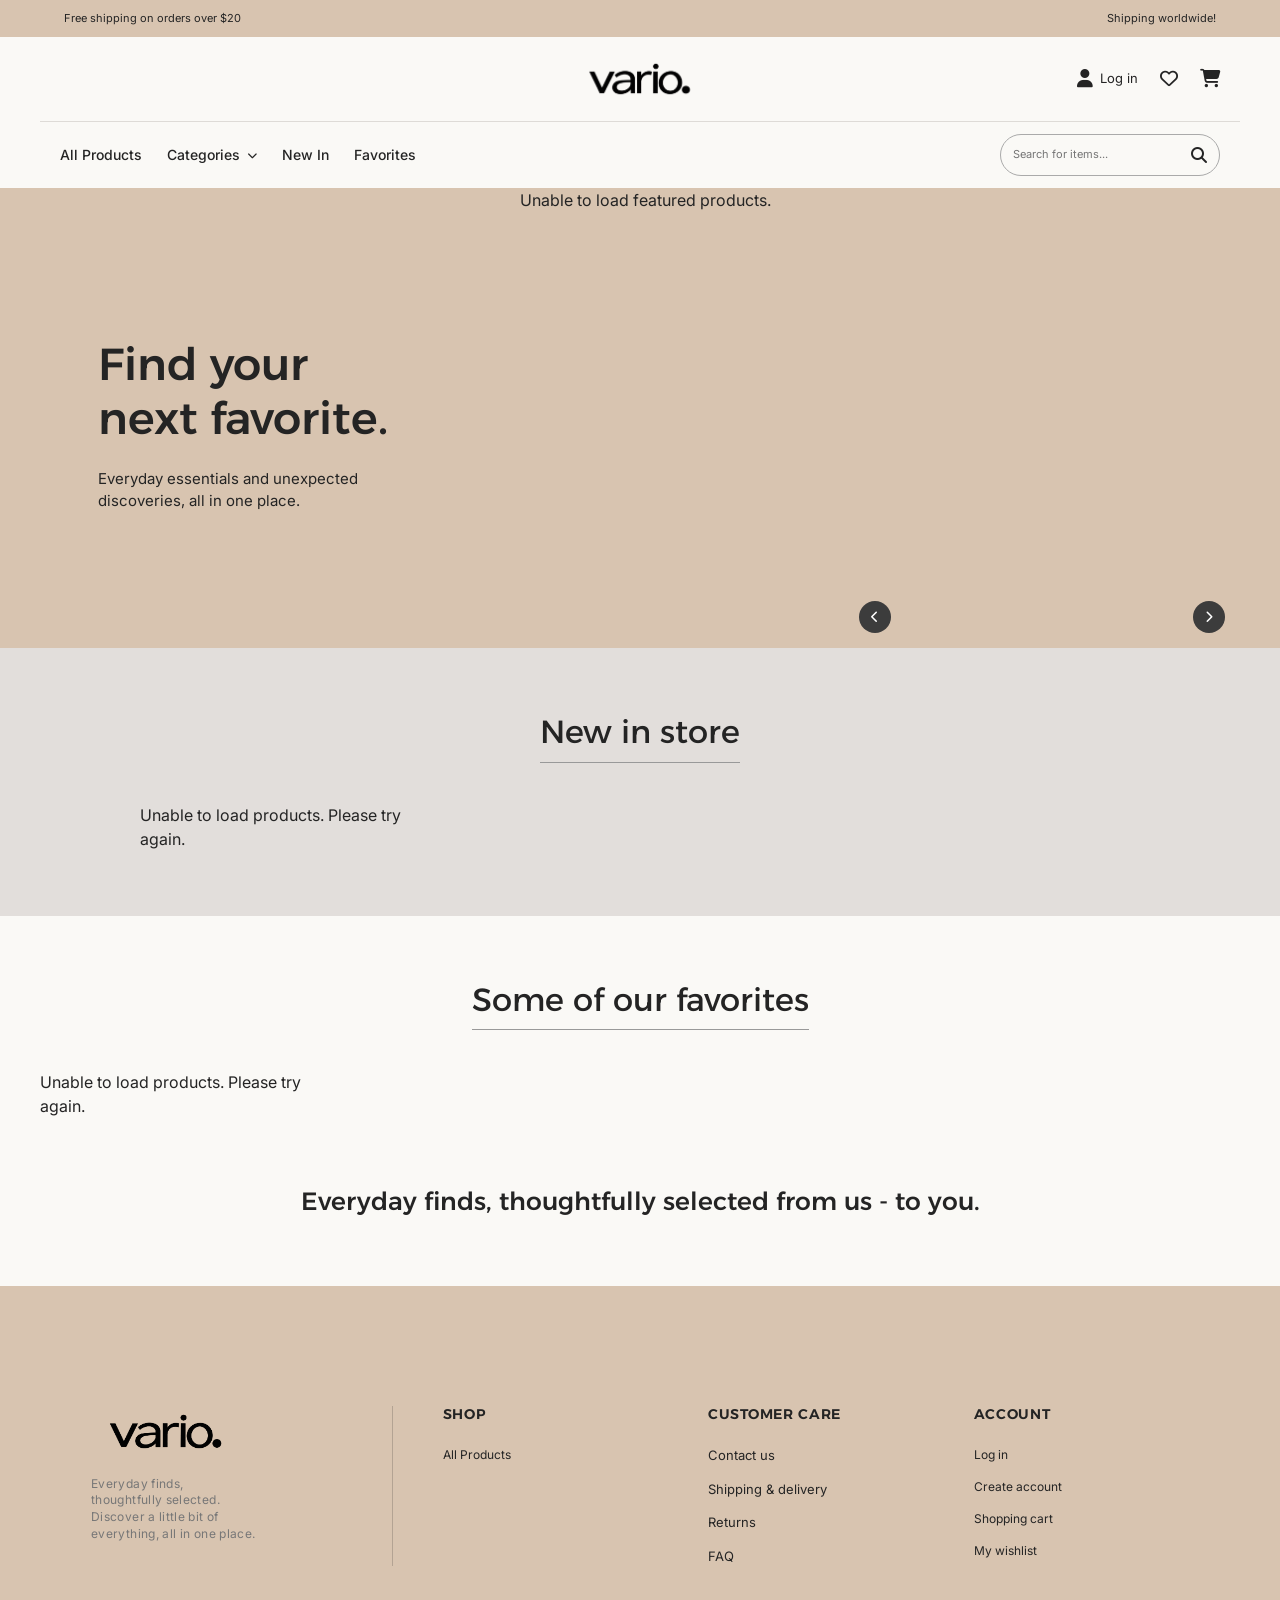
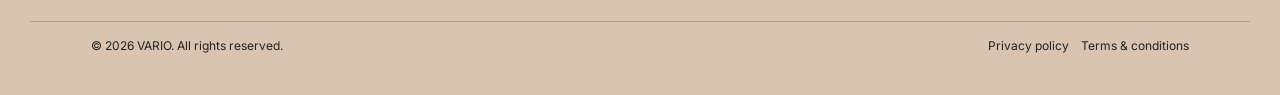
<file: index.html>
<!DOCTYPE html>
<html lang="en">

<head>
    <meta charset="UTF-8">
    <meta name="viewport" content="width=device-width, initial-scale=1.0">
    <meta name="description" content="Discover your next favorite at VARIO">
    <title>VARIO | Find Your Next Favorite</title>
    <link rel="icon" type="image/png" href="./img/FAV-vario.png">

    <link rel="preconnect" href="https://fonts.googleapis.com">
    <link rel="preconnect" href="https://fonts.gstatic.com" crossorigin>
    <link href="https://fonts.googleapis.com/css2?family=Alexandria:wght@300;400;500;600;700&family=Inter:wght@400;500;600;700&display=swap" rel="stylesheet">


    <link rel="stylesheet" href="./shared/global.css">
    <link rel="stylesheet" href="./styles.css">
    <link rel="stylesheet" href="./shared/fast-cart.css">
    <link rel="stylesheet" href="https://cdnjs.cloudflare.com/ajax/libs/font-awesome/6.5.1/css/all.min.css">
</head>

<body>

    <!-- Header -->
    <header>

        <div class="announcement-bar">
            <span>Free shipping on orders over $20</span>
            <span>Shipping worldwide!</span>
        </div>

        <div class="header-main">

            <a href="./index.html" class="logo">
                <img src="./img/vario.png" alt="VARIO logo">
            </a>

            <div class="header-actions">

                <a href="./account/login.html"
                   id="account-link"
                   aria-label="Log in">
                    <i class="fa-solid fa-user" aria-hidden="true"></i>
                    <span>Log in</span>
                </a>

                <a href="./wishlist/index.html" id="wishlist-btn" aria-label="Wishlist">
                    <i class="fa-regular fa-heart" aria-hidden="true"></i>
                </a>

                <button type="button" id="cart-btn" aria-label="Cart">
                    <i class="fa-solid fa-cart-shopping" aria-hidden="true"></i>
                    <span id="cart-count" class="cart-count" hidden>0</span>
                </button>

            </div>
        </div>

        <!-- Navigation -->
        <nav class="main-navigation" aria-label="Main navigation">

            <div class="nav-links">

                <a href="./products/index.html">All Products</a>

                <div class="categories-dropdown">

                    <button type="button" id="categories-btn" aria-expanded="false" aria-controls="categories"> Categories
                        <i class="fa-solid fa-chevron-down" aria-hidden="true"></i>
                    </button>

                    <div id="categories" class="categories-menu" hidden> </div>
                </div>

                <a href="#new-products">New In</a>
                <a href="#favorites">Favorites</a>

            </div>

            <form class="search-form" action="./products/index.html" method="get" role="search">

                <input type="search" name="search" placeholder="Search for items..." aria-label="Search products">

                <button type="submit" aria-label="Search">
                    <i class="fa-solid fa-magnifying-glass" aria-hidden="true"></i>
                </button>
            </form>
        </nav>
    </header>

    <main>

        <!-- Hero & carousel -->
        <section class="hero">

            <div class="hero-inner">
            <div class="hero-text">
                <h1>Find your<br>next favorite.</h1>
                <p>
                    Everyday essentials and unexpected
                    discoveries, all in one place.
                </p>
            </div>

            <div class="carousel">
                <div id="carousel-content"></div>

                <div class="carousel-controls">
                    <button type="button" id="prev-btn" aria-label="Previous product">
                        <i class="fa-solid fa-chevron-left" aria-hidden="true"></i>
                    </button>

                    <button type="button" id="next-btn" aria-label="Next product">
                        <i class="fa-solid fa-chevron-right" aria-hidden="true"></i>
                    </button>
                </div>

                <div id="carousel-dots"></div>
            </div>
        </div>
        </section>

        <!-- New Products -->
        <section class="new-products-section" id="new-products">

            <div class="section-header">
                <h2>New in store</h2>
            </div>

            <div id="new-products-grid" class="product-grid"></div>

        </section>

        <!-- Favorites -->
        <section class="favorites-section" id="favorites">

            <div class="section-header">
                <h2>Some of our favorites</h2>
            </div>

            <div id="favorites-grid" class="product-grid"></div>

            <p class="favorites-message">
                Everyday finds, thoughtfully selected from us - to you.
            </p>
        </section>
    </main>

    <!-- Footer -->
    <footer>

        <div class="footer-content">

            <div class="footer-brand">
                <a href="./index.html">
                    <img src="./img/vario.png" alt="VARIO logo">
                </a>
                <p>
                    Everyday finds,<br>
                    thoughtfully selected.<br>
                    Discover a little bit of<br>
                    everything, all in one place.
                </p>
            </div>

            <div class="footer-column">
                <h3>SHOP</h3>
                <a href="./products/index.html">All Products</a>
                <div id="footer-categories"></div>
            </div>

            <div class="footer-column">
                <h3>CUSTOMER CARE</h3>
                <span>Contact us</span>
                <span>Shipping & delivery</span>
                <span>Returns</span>
                <span>FAQ</span>
            </div>

            <div class="footer-column">
                <h3>ACCOUNT</h3>
                <a href="./account/login.html" id="footer-account-link">Log in</a>
                <a href="./account/register.html">Create account</a>
                <a href="./cart/index.html">Shopping cart</a>
                <a href="./wishlist/index.html">My wishlist</a>
            </div>

        </div>

        <div class="footer-bottom">
            <p>&copy; 2026 VARIO. All rights reserved.</p>
            <p>Privacy policy &nbsp;&nbsp; Terms & conditions</p>
        </div>

    </footer>

    <script type="module" src="./script.js"></script>

</body>
</html>
</file>
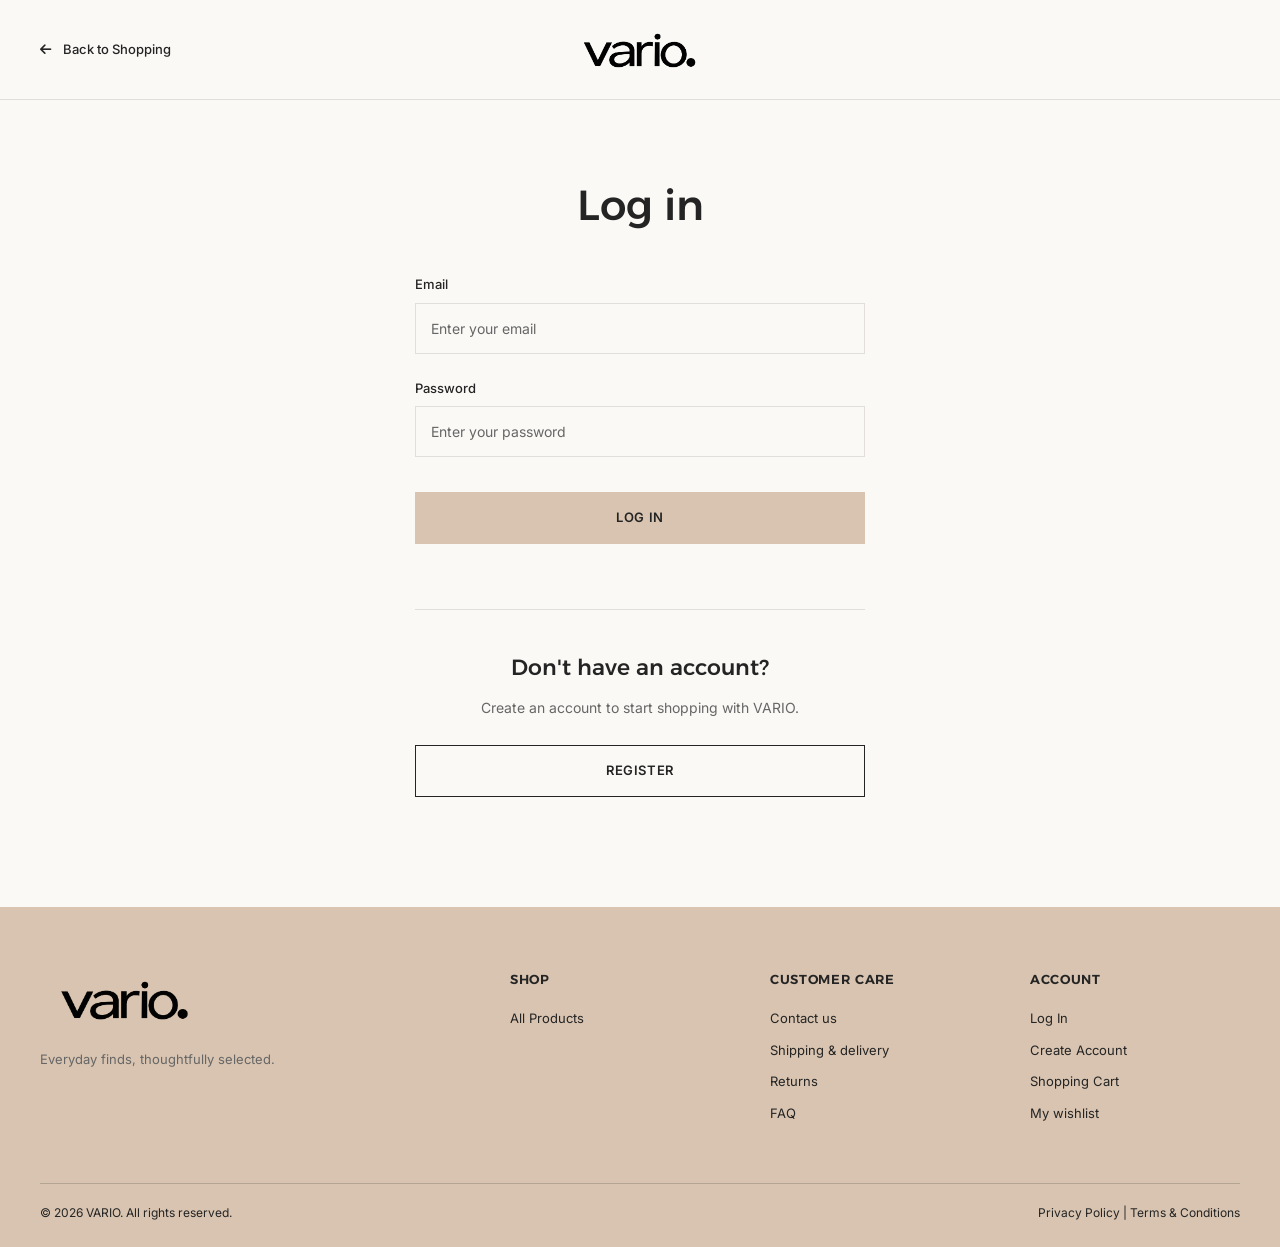
<file: account/index.html>
<!DOCTYPE html>
<html lang="en">

<head>
    <meta charset="UTF-8">
    <meta name="viewport" content="width=device-width, initial-scale=1.0">
    <meta name="description" content="Your VARIO account">
    <title>My Account | VARIO</title>
    <link rel="icon" type="image/png" href="../img/FAV-vario.png">

    <link rel="stylesheet" href="../shared/global.css">
    <link rel="stylesheet"
          href="https://cdnjs.cloudflare.com/ajax/libs/font-awesome/6.5.1/css/all.min.css">

    <style>
        .account-placeholder {
            display: flex;
            flex-direction: column;
            align-items: center;
            justify-content: center;
            min-height: 75vh;
            padding: 40px 20px;
            text-align: center;
        }

        .account-placeholder h1 {
            margin-bottom: 20px;
            font-family: var(--font-heading);
            font-size: clamp(28px, 5vw, 42px);
            font-weight: 500;
        }

        .account-placeholder p {
            max-width: 450px;
            margin-bottom: 35px;
            color: var(--color-text-light);
            font-family: var(--font-primary);
            font-size: 15px;
            line-height: 1.8;
        }

        .back-home-btn {
            display: inline-flex;
            align-items: center;
            justify-content: center;
            gap: 12px;
            min-width: 200px;
            padding: 15px 25px;
            background-color: var(--color-text);
            color: #fff;
            font-family: var(--font-primary);
            font-size: 13px;
            font-weight: 500;
            text-decoration: none;
            transition: background-color 0.2s ease;
        }

        .back-home-btn:hover {
            background-color: var(--color-beige);
            color: var(--color-text);
        }

        .logout-button {
            margin-top: 20px;
            padding: 10px 20px;
            border: none;
            background: transparent;
            color: var(--color-text-light);
            font-family: var(--font-primary);
            font-size: 13px;
            text-decoration: underline;
            text-underline-offset: 4px;
            cursor: pointer;
            transition: color 0.2s ease;
        }

        .logout-button:hover {
            color: var(--color-text);
        }
    </style>
</head>

<body>
    <main>
        <section class="account-placeholder">

            <h1>Something is coming.</h1>

            <p>
                We're currently working on your account page.
                Check back soon!
            </p>

            <a href="../index.html" class="back-home-btn">
                <i class="fa-solid fa-arrow-left" aria-hidden="true"></i>
                Back to Home
            </a>

            <button type="button" id="logout-btn" class="logout-button">
                Log out
            </button>

        </section>
    </main>

   <script type="module">
    import { isLoggedIn, logout } from "../shared/auth.js";

    if (!isLoggedIn()) {
        window.location.replace("./login.html");
    } else {
        const logoutButton = document.getElementById("logout-btn");

        logoutButton.addEventListener("click", () => {
            logout();
            window.location.href = "../index.html";
        });
    }
</script>

</body>
</html>
</file>
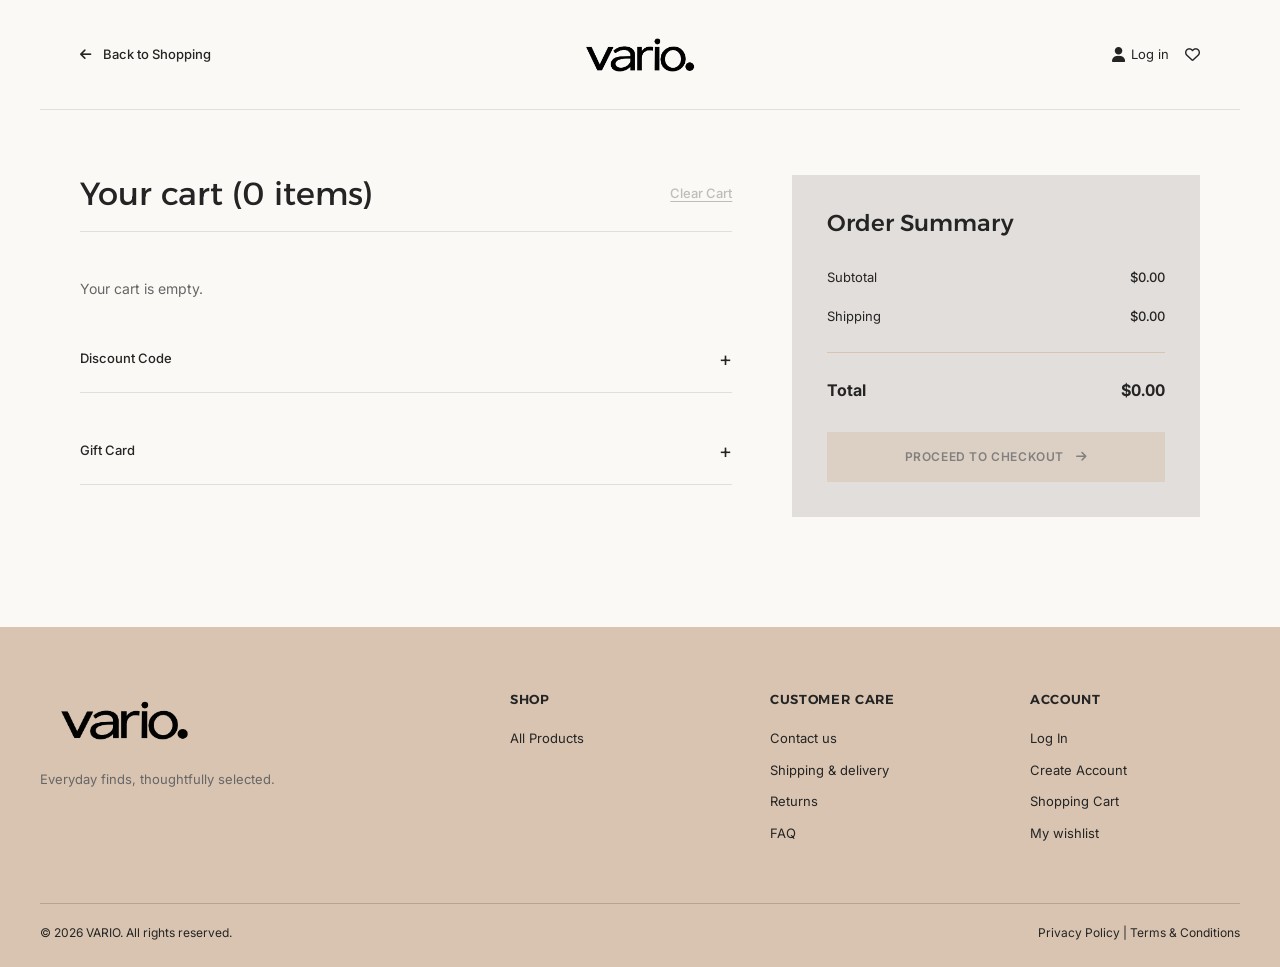
<file: cart/index.html>
<!DOCTYPE html>
<html lang="en">

<head>
    <meta charset="UTF-8">
    <meta name="viewport" content="width=device-width, initial-scale=1.0">
    <meta name="description" content="View your shopping cart and manage items before checkout.">
    <title>Shopping Cart | VARIO</title>
    <link rel="icon" type="image/png" href="../img/FAV-vario.png">

    <link rel="stylesheet" href="../shared/global.css">
    <link rel="stylesheet" href="./cart.css">
    <link rel="stylesheet" href="https://cdnjs.cloudflare.com/ajax/libs/font-awesome/6.5.1/css/all.min.css">
    </head>

    <body>

    <!-- Header -->
         <header class="cart-header">

            <a href="../products/index.html" class="back-link">
                <i class="fa-solid fa-arrow-left" aria-hidden="true"></i>
                <span>Back to Shopping</span>   
            </a>

            <a href="../index.html" class="logo">
                <img src="../img/vario.png" alt="VARIO logo">
            </a>

            <div class="cart-header-actions">
            <a href="../account/login.html" id="account-link" class="account-link" aria-label="Log in">
                <i class="fa-solid fa-user" aria-hidden="true"></i>
                <span>Log in</span>
            </a>

            <a href="../wishlist/index.html" class="wishlist-btn" aria-label="Wishlist">
                <i class="fa-regular fa-heart" aria-hidden="true"></i>
            </a>
            </div>
         </header>

<!-- Main -->
<main class="cart-page">
    <div class="cart-layout">

        <!-- Cart items -->
        <section class="cart-products" aria-label="Cart items">
            <div class="cart-products-header">
            <h1>Your cart (<span id="cart-item-count">0 items</span>)</h1>
         
            <button type="button" id="clear-cart" class="clear-cart">
                Clear Cart
            </button>
         </div>

            <div id="cart-items"></div>
            <p id="cart-message" role="status" aria-live="polite"></p>

<!-- Discount code -->
 <details class="discount-section">
    <summary>
        <span>Discount Code</span>
    </summary>

    <div class="discount-content">
        <label for="discount-code">Enter discount code</label>
        <input type="text" id="discount-code" placeholder="Discount code">
        <button type="button" id="apply-discount">Apply</button>
    </div>
 </details>

 <!-- Gift card -->
  <details class="giftcard-section">
    <summary>
        Gift Card
    </summary>

    <div class="giftcard-content">
        <label for="giftcard-code">Enter gift card code</label>
        <input type="text" id="giftcard-code" placeholder="Gift card code">
        <button type="button" id="apply-giftcard">Apply</button>
    </div>
  </details>

</section>

<!-- Order summary -->
 <aside class="order-summary">
    <h2>Order Summary</h2>
    
    <div class="summary-row">
        <span>Subtotal</span>
        <span id="cart-subtotal">$0.00</span>
    </div>

    <div class="summary-row">
        <span>Shipping</span>
        <span id="cart-shipping">$0.00</span>
    </div>

    <div class="summary-row summary-total">
        <strong>Total</strong>
        <strong id="cart-total">$0.00</strong>
    </div>

    <a href="../checkout/index.html" id="checkout-btn" class="primary-button" aria-disabled="true" tabindex="-1">
        Proceed to Checkout
        <i class="fa-solid fa-arrow-right" aria-hidden="true"></i>
    </a>
 </aside>
</div>    
</main>

<!-- Footer -->
 <footer>
<div class="footer-content">

    <div class="footer-brand">
        <a href="../index.html">
            <img src="../img/vario.png" alt="VARIO logo">
        </a>
        <p>Everyday finds, thoughtfully selected.</p>
    </div>

    <div class="footer-column">
        <h3>SHOP</h3>
        <a href="../products/index.html">All Products</a>
        <div id="footer-categories"></div>
    </div>

      <div class="footer-column">
                <h3>CUSTOMER CARE</h3>
                <span>Contact us</span>
                <span>Shipping & delivery</span>
                <span>Returns</span>
                <span>FAQ</span>
            </div>

    <div class="footer-column">
        <h3>ACCOUNT</h3>
        <a href="../account/login.html" id="footer-account-link">Log In</a>
        <a href="../account/register.html">Create Account</a>
        <a href="./index.html">Shopping Cart</a>
        <a href="../wishlist/index.html">My wishlist</a>
    </div>
</div>

<div class="footer-bottom">
    <p>&copy; 2026 VARIO. All rights reserved.</p>
    <p>Privacy Policy | Terms & Conditions</p>
</div>
</footer>

<script src="./cart.js" type="module"></script>
</body>
</html>
</file>
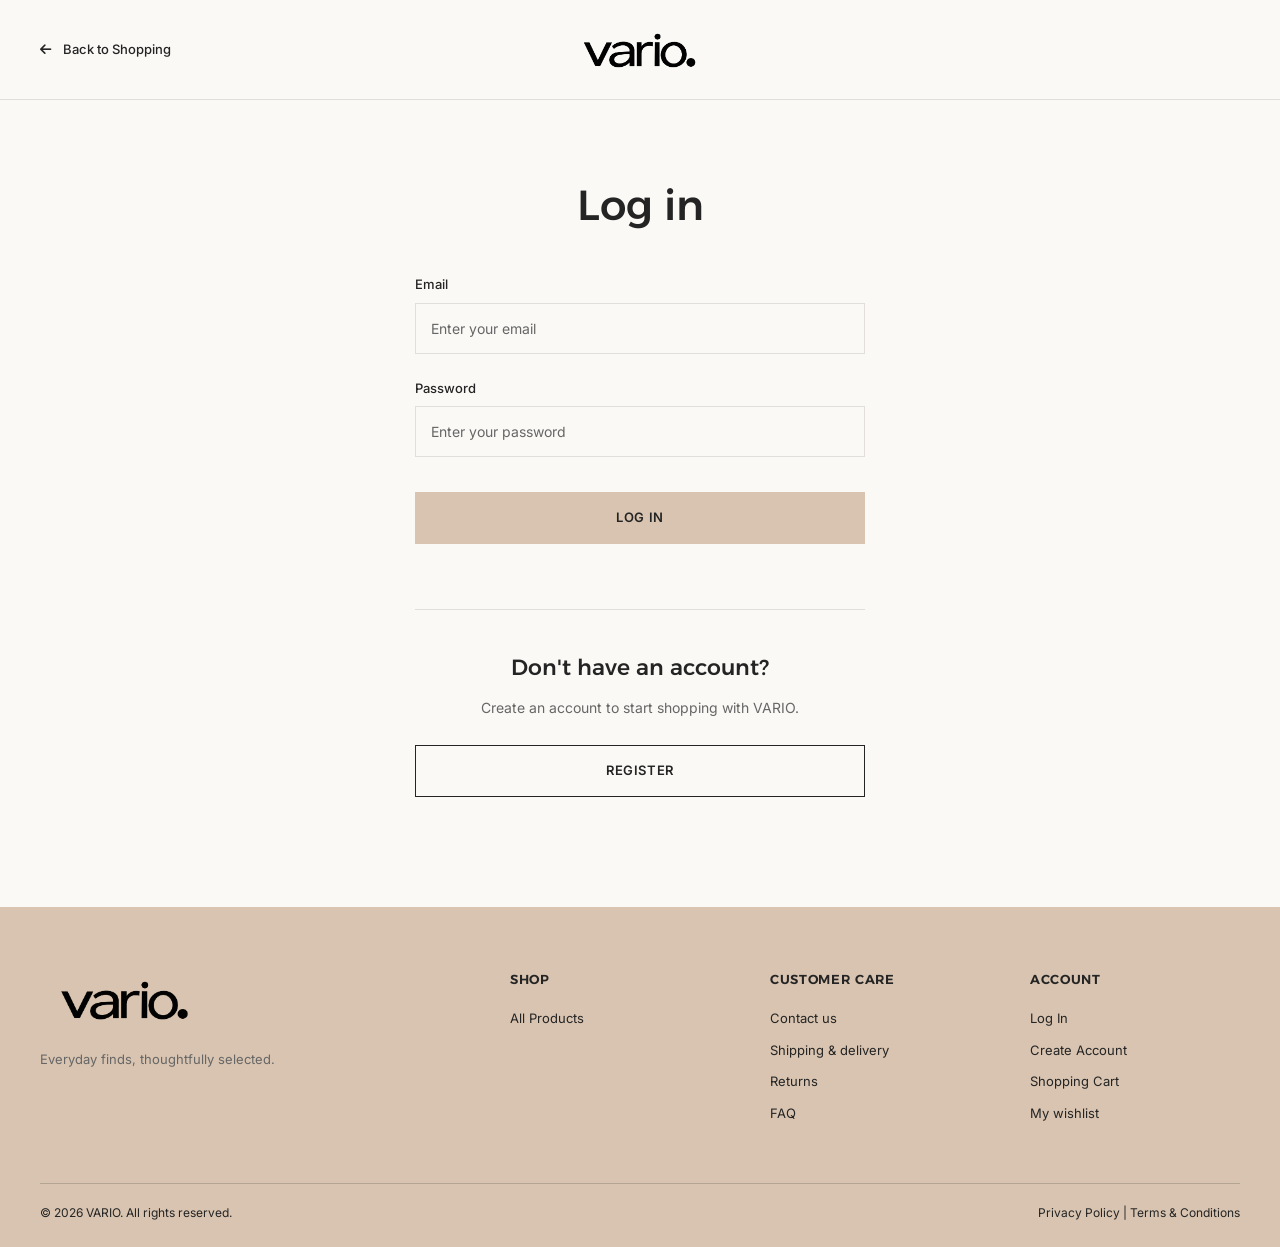
<file: checkout/index.html>
<!DOCTYPE html>
<html lang="en">

<head>
    <meta charset="UTF-8">
    <meta name="viewport" content="width=device-width, initial-scale=1.0">
    <meta name="description" content="Complete your purchase and review your order details.">
    <title>Checkout | VARIO</title>
    <link rel="icon" type="image/png" href="../img/FAV-vario.png">

    <link rel="stylesheet" href="../shared/global.css">
    <link rel="stylesheet" href="./checkout.css">
    <link rel="stylesheet" href="https://cdnjs.cloudflare.com/ajax/libs/font-awesome/6.5.1/css/all.min.css">

    </head>

    <body>

        <!-- Header -->
         <header class="checkout-header">

            <a href="../products/index.html" class="back-link">
                <i class="fa-solid fa-arrow-left" aria-hidden="true"></i>
                Back to Shopping    
            </a>

            <a href="../index.html" class="logo">
                <img src="../img/vario.png" alt="VARIO logo">
            </a>
            
            <div class="checkout-header-actions">

            <a href="../account/login.html" id="account-link" class="account-link" aria-label="Log in">
                <i class="fa-solid fa-user" aria-hidden="true"></i>
                <span>Log in</span>
            </a>

            <a href="../wishlist/index.html" class="wishlist-btn" aria-label="Wishlist">
                <i class="fa-regular fa-heart" aria-hidden="true"></i>
            </a>

            <a href="../cart/index.html" class="cart-link" aria-label="Shopping cart">
                <i class="fa-solid fa-cart-shopping" aria-hidden="true"></i>
            </a>
        </div>
         </header>

         <main class="checkout-page">
            <h1>Complete your order</h1>

            <form id="checkout-form" novalidate>
                <div class="checkout-layout">

                    <!-- Delivery Details -->
                    <div class="checkout-details">

                        <section class="delivery-section">
                            <h2>Delivery Information</h2>

                            <div class="form-group">
                                <label for="email" class="visually-hidden">Email</label>
                                <input type="email" id="email" name="email" placeholder="Email" autocomplete="email" required>
                            </div>

                                <div class="form-group">
                                    <label for="first-name" class="visually-hidden">First Name</label>
                                    <input type="text" id="first-name" name="first-name" placeholder="First name" autocomplete="given-name" required>
                                </div>

                                <div class="form-group">
                                    <label for="last-name" class="visually-hidden">Last Name</label>
                                    <input type="text" id="last-name" name="last-name" placeholder="Last name" autocomplete="family-name" required>
                                </div>
                            

                                <div class="form-group">
                                    <label for="address" class="visually-hidden">Address</label>
                                    <input type="text" id="address" name="address" placeholder="Address" autocomplete="address-line1" required>
                                </div>

                                <div class="form-row">
                                    <div class="form-group">
                                        <label for="city" class="visually-hidden">City</label>
                                        <input type="text" id="city" name="city" placeholder="City" autocomplete="address-level2" required>
                                    </div>

                                    <div class="form-group">
                                        <label for="zip-code" class="visually-hidden">ZIP Code</label>
                                        <input type="text" id="zip-code" name="zip-code" placeholder="ZIP code" autocomplete="postal-code" required>
                                    </div>
                                </div>

                                <div class="form-group">
                                    <label for="country" class="visually-hidden">Country</label>
                                    <select id="country" name="country" required>
                                        <option value="">Select a country</option>
                                        <option value="NO">Norway</option>
                                        <option value="SE">Sweden</option>
                                        <option value="DK">Denmark</option>
                                        <option value="FI">Finland</option>
                                        <option value="GB">United Kingdom</option>
                                        <option value="US">United States</option>
                                    </select>
                                </div>

                                <div class="form-group">
                                    <label for="phone" class="visually-hidden">Phone Number</label>
                                    <input type="tel" id="phone" name="phone" placeholder="Phone number" autocomplete="tel" required>
                                </div>
                                 <p class="required-note">
                Fields marked with <span>*</span> are required to be filled out.
            </p>
                        </section>

                        <!-- Payment Section -->
                        <section class="payment-section">
                            <h2>Payment Information</h2>

                            <fieldset class="payment-options">
                                <legend>Select a payment method</legend>

                                <label class="payment-option">
                                    <input type="radio" name="payment" value="card" required>
                                    <i class="fa-regular fa-credit-card" aria-hidden="true"></i>
                                    Credit Card
                                </label>

                                <label class="payment-option">
                                    <input type="radio" name="payment" value="paypal" required>
                                    <i class="fa-brands fa-paypal" aria-hidden="true"></i>
                                    PayPal
                                </label>

                                <label class="payment-option">
                                    <input type="radio" name="payment" value="applepay" required>
                                    <i class="fa-brands fa-apple-pay" aria-hidden="true"></i>
                                    Apple Pay
                                </label>
                            </fieldset>
                        </section>
                    </div>


                    <!-- Order summary -->
                    <aside class="order-summary">

                        <h2>Order Summary</h2>

                        <div id="checkout-items"></div>

                        <div class="summary-totals">
                        <div class="summary-row">
                            <span>Subtotal</span>
                            <span id="checkout-subtotal">$0.00</span>
                        </div>

                        <div class="summary-row">
                            <span>Shipping</span>
                            <span id="checkout-shipping">$0.00</span>
                        </div>

                        <div class="summary-row summary-total">
                            <strong>Total</strong>
                            <strong id="checkout-total">$0.00</strong>
                        </div>
                       </div> 
                    </aside>
                </div>
                        <p id="checkout-message" role="status" aria-live="polite"></p>

                        <div class="checkout-submit">
                        <button type="submit" id="place-order-btn">
                            Complete Purchase
                        </button>
                   </div>
            </form>
         </main>

            <!-- Footer -->
             <footer>
    <div class="footer-content">

    <div class="footer-brand">
        <a href="../index.html">
            <img src="../img/vario.png" alt="VARIO logo">
        </a>
        <p>Everyday finds, thoughtfully selected.</p>
    </div>

    <div class="footer-column">
        <h3>SHOP</h3>
        <a href="../products/index.html">All Products</a>
        <div id="footer-categories"></div>
    </div>

      <div class="footer-column">
                <h3>CUSTOMER CARE</h3>
                <span>Contact us</span>
                <span>Shipping & delivery</span>
                <span>Returns</span>
                <span>FAQ</span>
            </div>

    <div class="footer-column">
        <h3>ACCOUNT</h3>
        <a href="../account/login.html" id="footer-account-link">Log In</a>
        <a href="../account/register.html">Create Account</a>
        <a href="../cart/index.html">Shopping Cart</a>
        <a href="../wishlist/index.html">My wishlist</a>
    </div>
</div>

<div class="footer-bottom">
    <p>&copy; 2026 VARIO. All rights reserved.</p>
    <p>Privacy Policy | Terms & Conditions</p>
</div>
</footer>

<script src="./checkout.js" type="module"></script>
</body>
</html>
</file>
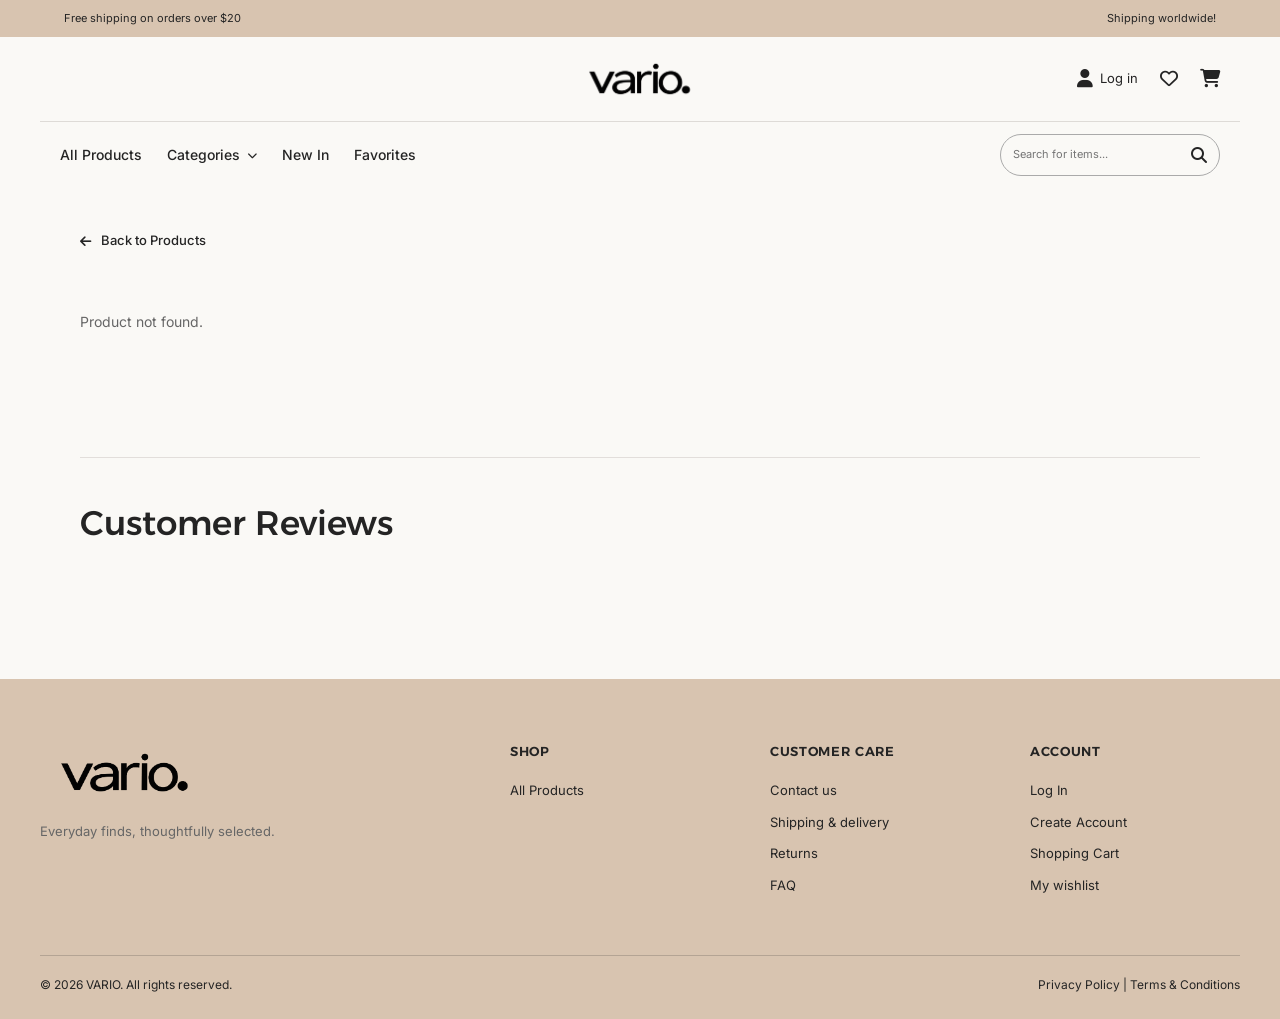
<file: product/index.html>
<!DOCTYPE html>
<html lang="en">

<head>
    <meta charset="UTF-8">
    <meta name="viewport" content="width=device-width, initial-scale=1.0">
    <meta name="description" content="Discover product details at VARIO">
    <title>Product Details | VARIO</title>
    <link rel="icon" type="image/png" href="../img/FAV-vario.png">

    <link rel="stylesheet" href="../shared/global.css">
    <link rel="stylesheet" href="./product.css">
    <link rel="stylesheet" href="../shared/fast-cart.css">
    <link rel="stylesheet" href="https://cdnjs.cloudflare.com/ajax/libs/font-awesome/6.5.1/css/all.min.css">

    </head>

    <body>


        <!-- Header -->
 <header>

        <div class="announcement-bar">
            <span>Free shipping on orders over $20</span>
            <span>Shipping worldwide!</span>
        </div>

        <div class="header-main">

            <a href="../index.html" class="logo">
                <img src="../img/vario.png" alt="VARIO logo">
            </a>

            <div class="header-actions">

                <a href="../account/login.html" id="account-link" aria-label="Log in">
                    <i class="fa-solid fa-user" aria-hidden="true"></i>
                    <span>Log in</span>
                </a>

                <a href="../wishlist/index.html" id="wishlist-btn" aria-label="Wishlist">
                    <i class="fa-regular fa-heart" aria-hidden="true"></i>
                </a>

                <button type="button" id="cart-btn" aria-label="Cart">
                    <i class="fa-solid fa-cart-shopping" aria-hidden="true"></i>
                    <span id="cart-count" class="cart-count" hidden>0</span>
                </button>
            </div>
        </div>

        <!-- Navigation -->
        <nav class="main-navigation" aria-label="Main navigation">
            <div class="nav-links">
                <a href="../products/index.html">All Products</a>

                <div class="categories-dropdown">
                    <button type="button" id="categories-btn" aria-expanded="false" aria-controls="categories"> Categories
                        <i class="fa-solid fa-chevron-down" aria-hidden="true"></i>
                    </button>

                    <div id="categories" class="categories-menu" hidden></div>
                </div>

                <a href="../index.html#new-products">New In</a>
                <a href="../index.html#favorites">Favorites</a>
            </div>

            <form class="search-form" action="../products/index.html" method="get" role="search">
                <input type="search" name="search" placeholder="Search for items..." aria-label="Search products">

                <button type="submit" aria-label="Search">
                    <i class="fa-solid fa-magnifying-glass" aria-hidden="true"></i>
                </button>
            </form>
        </nav>
    </header>

<!-- Main -->
 <main>
    <section class="product-page">
        <a href="../products/index.html" class="back-link">
            <i class="fa-solid fa-arrow-left" aria-hidden="true"></i> Back to Products
        </a>


        <!-- Product information -->
         <p id="product-message" class="product-message" role="status" aria-live="polite"></p>

<div id="product-container" class="product-container">
</div>

<!-- Product reviews -->
 <section class="reviews-section" aria-labelledby="reviews-heading">
    <h2 id="reviews-heading">Customer Reviews</h2>
    <div id="reviews-container">
    </div>
 </section>
</section>
</main>


<!-- Footer -->
<footer>
<div class="footer-content">

    <div class="footer-brand">
        <a href="../index.html">
            <img src="../img/vario.png" alt="VARIO logo">
        </a>
        <p>Everyday finds, thoughtfully selected.</p>
    </div>

    <div class="footer-column">
        <h3>SHOP</h3>
        <a href="../products/index.html">All Products</a>
        <div id="footer-categories"></div>
    </div>

     <div class="footer-column">
                <h3>CUSTOMER CARE</h3>
                <span>Contact us</span>
                <span>Shipping & delivery</span>
                <span>Returns</span>
                <span>FAQ</span>
            </div>

    <div class="footer-column">
        <h3>ACCOUNT</h3>
        <a href="../account/login.html" id="footer-account-link">Log In</a>
        <a href="../account/register.html">Create Account</a>
        <a href="../cart/index.html">Shopping Cart</a>
        <a href="../wishlist/index.html">My wishlist</a>
    </div>
</div>

<div class="footer-bottom">
    <p>&copy; 2026 VARIO. All rights reserved.</p>
    <p>Privacy Policy | Terms & Conditions</p>
</div>
</footer>

<script src="./product.js" type="module"></script>
</body>
</html>
</file>
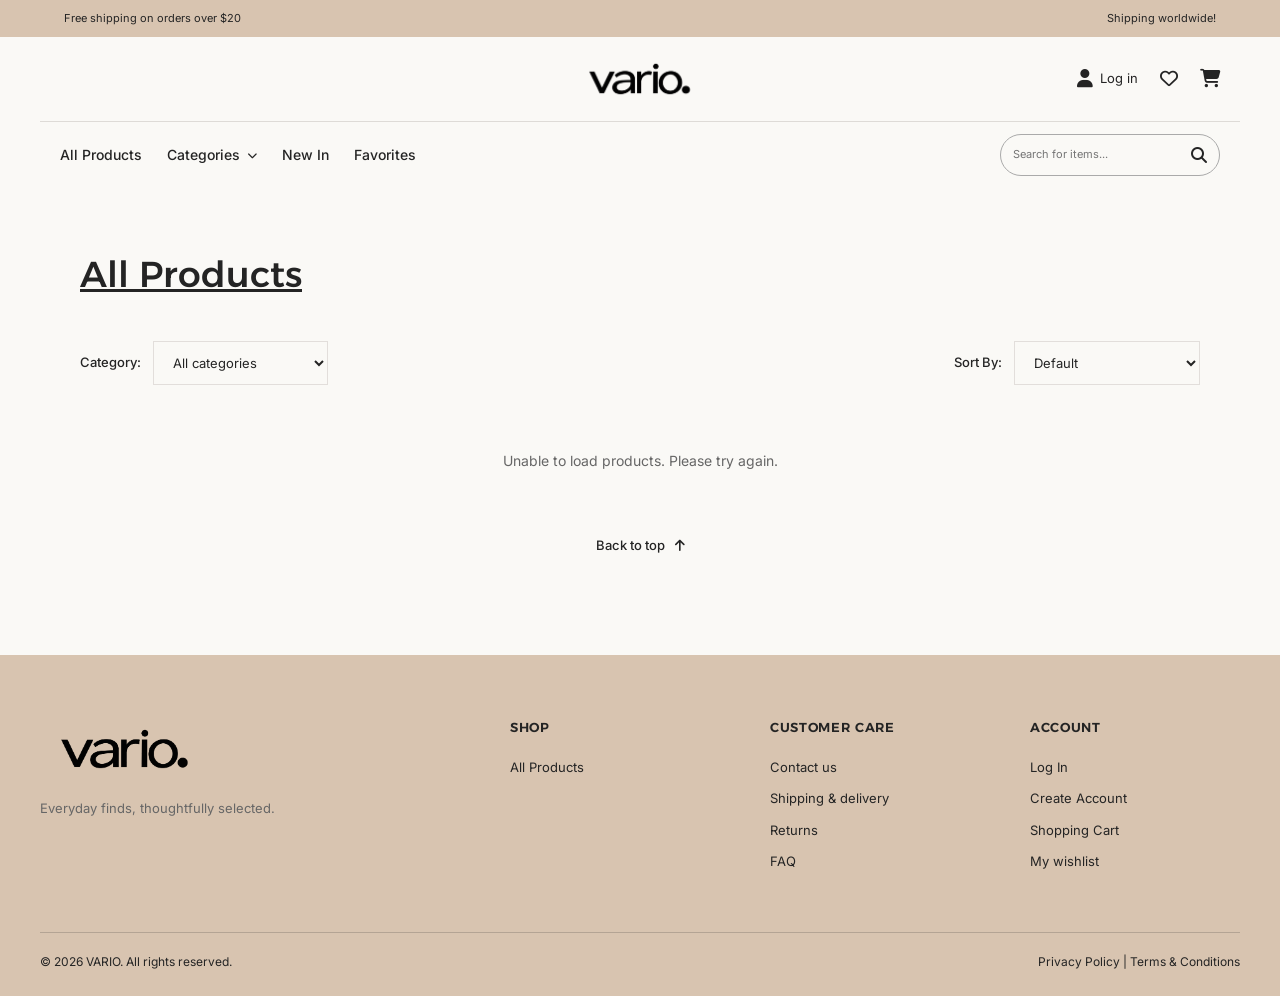
<file: products/index.html>
<!DOCTYPE html>
<html lang="en">

<head>
    <meta charset="UTF-8">
    <meta name="viewport" content="width=device-width, initial-scale=1.0">
    <meta name="description" content="Explore all products at VARIO">
    <title>All products | VARIO</title>
    <link rel="icon" type="image/png" href="../img/FAV-vario.png">

    <link rel="stylesheet" href="../shared/global.css">
    <link rel="stylesheet" href="./products.css">
    <link rel="stylesheet" href="../shared/fast-cart.css">
    <link rel="stylesheet" href="https://cdnjs.cloudflare.com/ajax/libs/font-awesome/6.5.1/css/all.min.css">

    </head>

    <body>

<!-- Header -->
 <header>

        <div class="announcement-bar">
            <span>Free shipping on orders over $20</span>
            <span>Shipping worldwide!</span>
        </div>

        <div class="header-main">

            <a href="../index.html" class="logo">
                <img src="../img/vario.png" alt="VARIO logo">
            </a>

            <div class="header-actions">

                <a href="../account/login.html" id="account-link" aria-label="Log in">
                    <i class="fa-solid fa-user" aria-hidden="true"></i>
                    <span>Log in</span>
                </a>

                <a href="../wishlist/index.html" id="wishlist-btn" aria-label="Wishlist">
                    <i class="fa-regular fa-heart" aria-hidden="true"></i>
                </a>

                <button type="button" id="cart-btn" aria-label="Cart">
                    <i class="fa-solid fa-cart-shopping" aria-hidden="true"></i>
                    <span id="cart-count" class="cart-count" hidden>0</span>
                </button>
            </div>
        </div>

        <!-- Navigation -->
        <nav class="main-navigation" aria-label="Main navigation">
            <div class="nav-links">
                <a href="index.html">All Products</a>

                <div class="categories-dropdown">
                    <button type="button" id="categories-btn" aria-expanded="false" aria-controls="categories"> Categories
                        <i class="fa-solid fa-chevron-down" aria-hidden="true"></i>
                    </button>

                    <div id="categories" class="categories-menu" hidden></div>
                </div>

                <a href="../index.html#new-products">New In</a>
                <a href="../index.html#favorites">Favorites</a>
            </div>

            <form class="search-form" action="index.html" method="get" role="search">
                <input type="search" name="search" placeholder="Search for items..." aria-label="Search products">

                <button type="submit" aria-label="Search">
                    <i class="fa-solid fa-magnifying-glass" aria-hidden="true"></i>
                </button>
            </form>
        </nav>
    </header>


<!-- Main -->
<main>
    <section class="products-page">
        <h1>All Products</h1>

        <!--- Filter -->
        <div class="products-controls">
            <div class="filter-group">
                <label for="category-filter">Category:</label>
                <select id="category-filter">
                    <option value="">All categories</option>
                </select>
            </div>

            <div class="sort-group">
                <label for="sort-order">Sort By:</label>
                <select id="sort-order">
                    <option value="default">Default</option>
                    <option value="price-low">Price: Low to High</option>
                    <option value="price-high">Price: High to Low</option>
                    <option value="rating">Highest rated</option>
                    <option value="name-asc">Name: A to Z</option>
                    <option value="name-desc">Name: Z to A</option>
                </select>
            </div>
        </div>


        <!--- Product Grid -->
        <div id="products-grid" class="products-grid"></div>
        <p id="products-message" role="status"></p>

        <!-- Back to top -->
         <a href="#" class="back-to-top">
            Back to top 
            <i class="fa-solid fa-arrow-up" aria-hidden="true"></i>
         </a>

    </section>
</main>


<!-- Footer -->
<footer>
<div class="footer-content">

    <div class="footer-brand">
        <a href="../index.html">
            <img src="../img/vario.png" alt="VARIO logo">
        </a>
        <p>Everyday finds, thoughtfully selected.</p>
    </div>

    <div class="footer-column">
        <h2>SHOP</h2>
        <a href="./index.html">All Products</a>
        <div id="footer-categories"></div>
    </div>

     <div class="footer-column">
                <h2>CUSTOMER CARE</h2>
                <span>Contact us</span>
                <span>Shipping & delivery</span>
                <span>Returns</span>
                <span>FAQ</span>
            </div>

    <div class="footer-column">
        <h2>ACCOUNT</h2>
        <a href="../account/login.html" id="footer-account-link">Log In</a>
        <a href="../account/register.html">Create Account</a>
        <a href="../cart/index.html">Shopping Cart</a>
        <a href="../wishlist/index.html">My wishlist</a>
    </div>
</div>

<div class="footer-bottom">
    <p>&copy; 2026 VARIO. All rights reserved.</p>
    <p>Privacy Policy | Terms & Conditions</p>
</div>
</footer>

<script src="./products.js" type="module"></script>
</body>
</html>
</file>
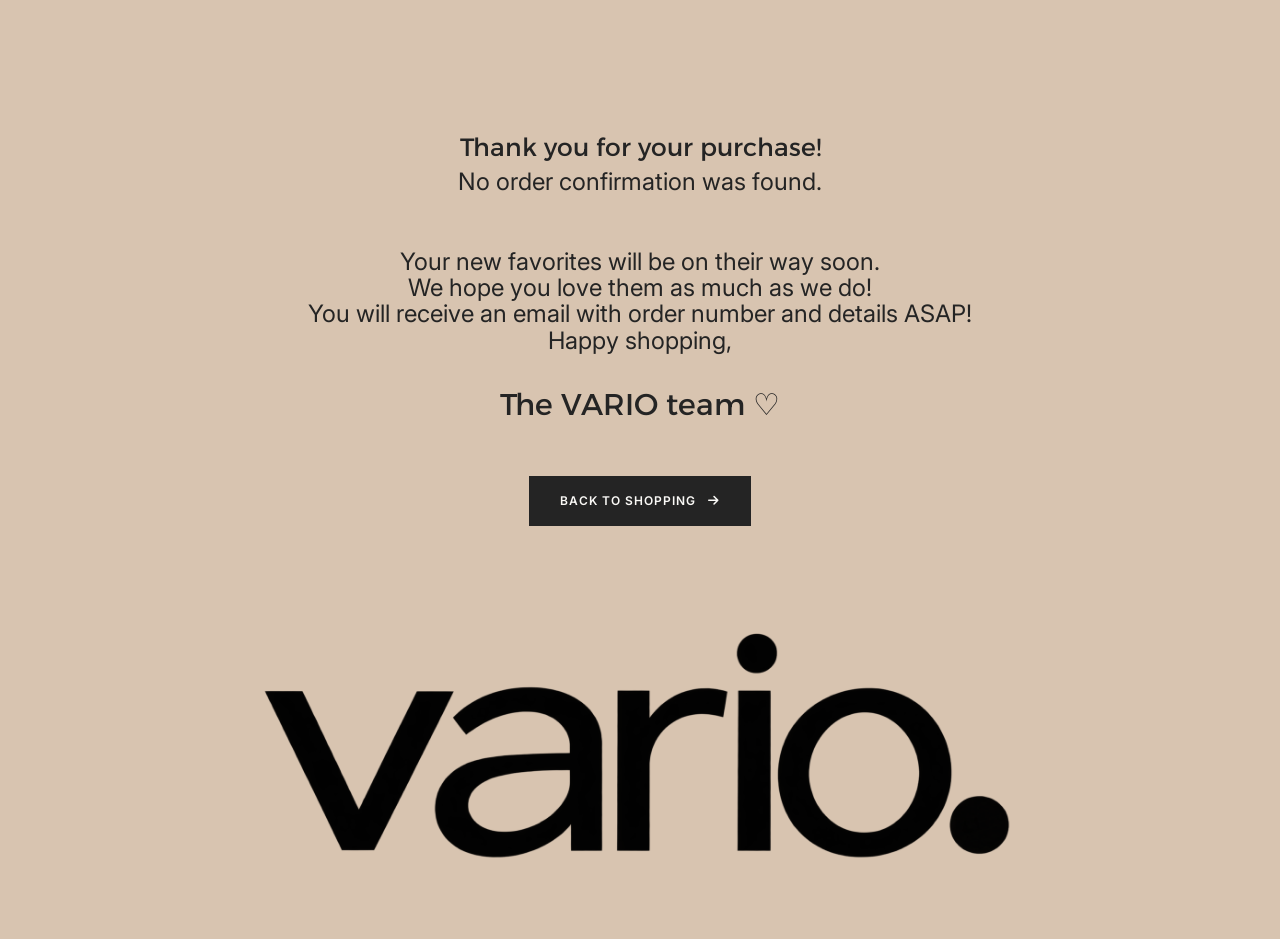
<file: success/index.html>
<!DOCTYPE html>
<html lang="en">

<head>
    <meta charset="UTF-8">
    <meta name="viewport" content="width=device-width, initial-scale=1.0">
    <meta name="description" content="Your VARIO order was successfully placed.">
    <title>Purchase Successful | VARIO</title>
    <link rel="icon" type="image/png" href="../img/FAV-vario.png">

    <link rel="stylesheet" href="../shared/global.css">
    <link rel="stylesheet" href="./success.css">
    <link rel="stylesheet" href="https://cdnjs.cloudflare.com/ajax/libs/font-awesome/6.5.1/css/all.min.css">

    </head>


    <body class="success-page">

        <main class="success-container">

            <section class="success-content" aria-labelledby="success-title">

                <h1 id="success-title">Thank you for your purchase!</h1>
                <p id="success-message" class="success-message" role="status">
                    Your order has been placed successfully.
                </p>

                <div class="success-greeting">
                    <p>Your new favorites will be on their way soon. </p>
                    <p>We hope you love them as much as we do!</p>
                    <p>You will receive an email with order number and details ASAP!</p>
                    <p>Happy shopping,</p>
                </div>

                <p class="success-signature">
                    The VARIO team ♡
                </p>

                <a href="../index.html" class="back-to-shopping">
                    Back to Shopping
                    <i class="fa-solid fa-arrow-right" aria-hidden="true"></i>  
                </a>
            </section>

            <div class="success-brand">
                <a href="../index.html" aria-label="VARIO homepage">
                <img src="../img/vario.png" alt="VARIO logo">
                </a>
            </div>
        </main>
        <script src="./success.js" type="module"></script>
    </body> 
    </html>
</file>
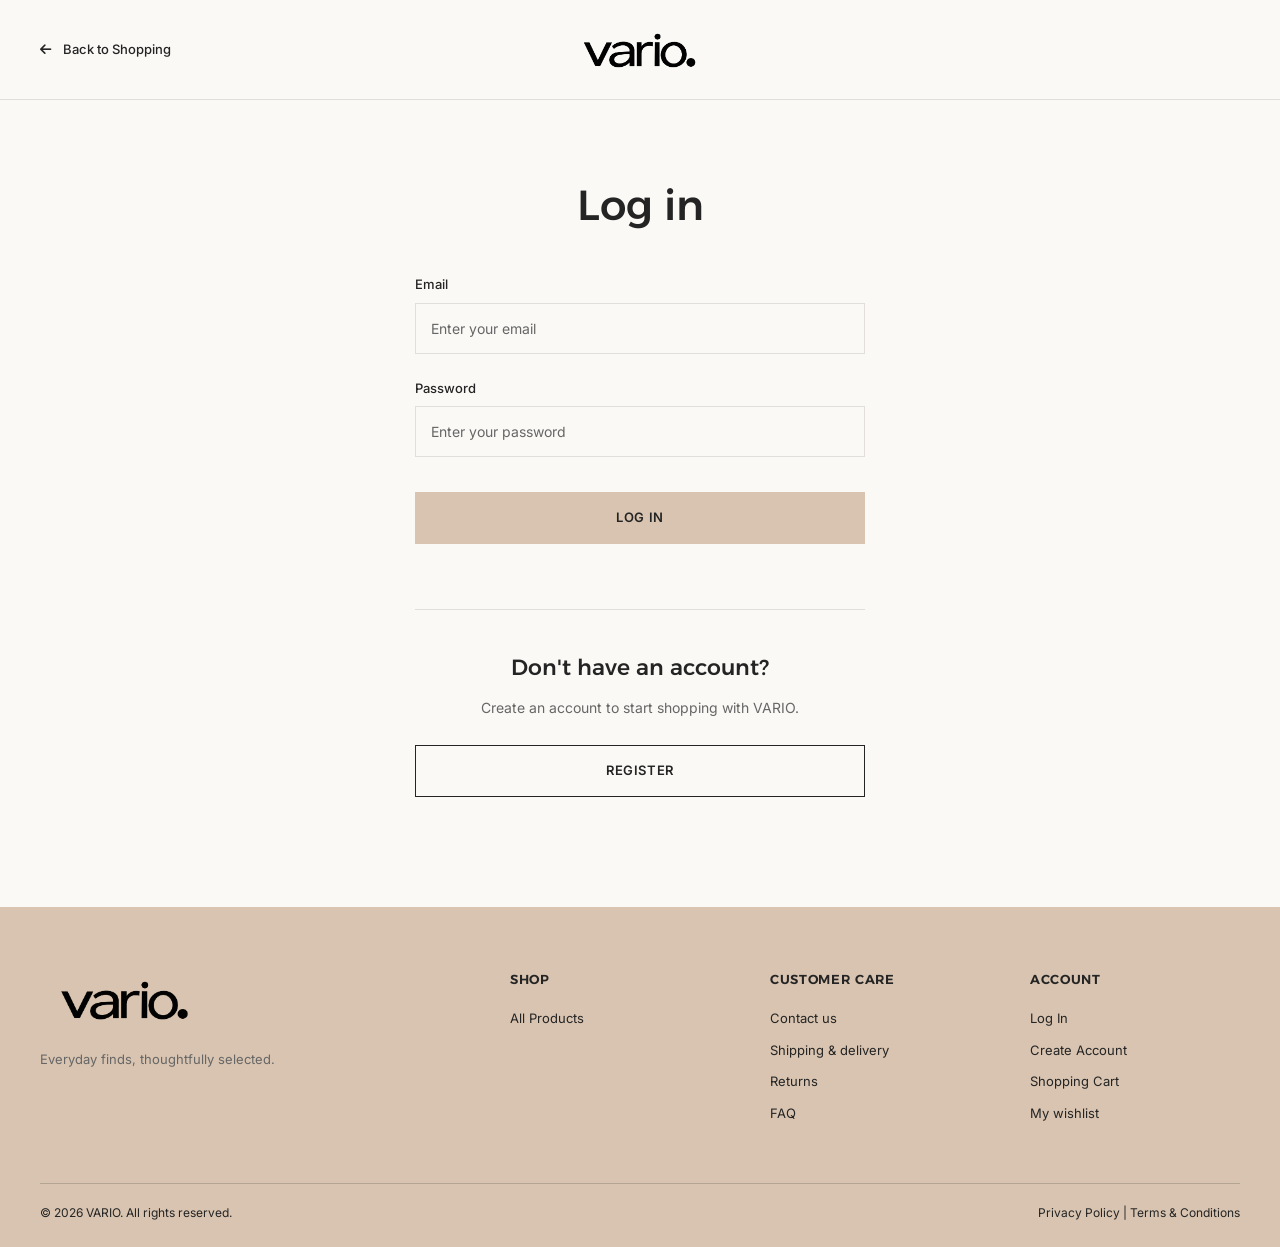
<file: wishlist/index.html>
<!DOCTYPE html>
<html lang="en">
<head>
    <meta charset="UTF-8">
    <meta name="viewport" content="width=device-width, initial-scale=1.0">
    <meta name="description" content="View your saved products at VARIO.">
    <title>My Wishlist | VARIO</title>
    <link rel="icon" type="image/png" href="../img/FAV-vario.png">

    <link rel="stylesheet" href="../shared/global.css">
    <link rel="stylesheet" href="../products/products.css">
    <link rel="stylesheet" href="./wishlist.css">
    <link rel="stylesheet" href="../shared/fast-cart.css">
    <link rel="stylesheet" href="https://cdnjs.cloudflare.com/ajax/libs/font-awesome/6.5.1/css/all.min.css">
</head>
<body>
    <!-- Header -->
    <header>
        <div class="announcement-bar">
            <span>Free shipping on orders over $20</span>
            <span>Shipping worldwide!</span>
        </div>

        <div class="header-main">
            <a href="../index.html" class="logo">
                <img src="../img/vario.png" alt="VARIO logo">
            </a>

            <div class="header-actions">
                <a href="../account/login.html" id="account-link" aria-label="Log in">
                    <i class="fa-solid fa-user" aria-hidden="true"></i>
                    <span>Log in</span>
                </a>

                <a href="./index.html" id="wishlist-btn" aria-label="Wishlist" aria-current="page">
                    <i class="fa-solid fa-heart" aria-hidden="true"></i>
                </a>

                <button type="button" id="cart-btn" aria-label="Cart">
                    <i class="fa-solid fa-cart-shopping" aria-hidden="true"></i>
                    <span id="cart-count" class="cart-count" hidden>0</span>
                </button>
            </div>
        </div>

        <!-- Navigation -->
        <nav class="main-navigation" aria-label="Main navigation">
            <div class="nav-links">
                <a href="../products/index.html">All Products</a>

                <div class="categories-dropdown">
                    <button type="button" id="categories-btn" aria-expanded="false" aria-controls="categories">
                        Categories
                        <i class="fa-solid fa-chevron-down" aria-hidden="true"></i>
                    </button>

                    <div id="categories" class="categories-menu" hidden></div>
                </div>

                <a href="../index.html#new-products">New In</a>
                <a href="../index.html#favorites">Favorites</a>
            </div>

            <form class="search-form" action="../products/index.html" method="get" role="search">
                <input type="search" name="search" placeholder="Search for items..." aria-label="Search products">

                <button type="submit" aria-label="Search">
                    <i class="fa-solid fa-magnifying-glass" aria-hidden="true"></i>
                </button>
            </form>
        </nav>
    </header>

    <!-- Wishlist -->
    <main>
        <section class="products-page wishlist-page">
            <h1>My Wishlist</h1>

            <div id="products-grid" class="products-grid"></div>
            <div id="products-message" role="status" aria-live="polite"></div>

            <a href="#" class="back-to-top">
                Back to top
                <i class="fa-solid fa-arrow-up" aria-hidden="true"></i>
            </a>
        </section>
    </main>

    <!-- Footer -->
    <footer>
        <div class="footer-content">
            <div class="footer-brand">
                <a href="../index.html">
                    <img src="../img/vario.png" alt="VARIO logo">
                </a>
                <p>Everyday finds, thoughtfully selected.</p>
            </div>

            <div class="footer-column">
                <h2>SHOP</h2>
                <a href="../products/index.html">All Products</a>
                <div id="footer-categories"></div>
            </div>

           <div class="footer-column">
                <h2>CUSTOMER CARE</h2>
                <span>Contact us</span>
                <span>Shipping & delivery</span>
                <span>Returns</span>
                <span>FAQ</span>
            </div>

            <div class="footer-column">
                <h2>ACCOUNT</h2>
                <a href="../account/login.html" id="footer-account-link">Log In</a>
                <a href="../account/register.html">Create Account</a>
                <a href="../cart/index.html">Shopping Cart</a>
                <a href="./index.html">My wishlist</a>
            </div>
        </div>

        <div class="footer-bottom">
            <p>&copy; 2026 VARIO. All rights reserved.</p>
            <p>Privacy Policy | Terms &amp; Conditions</p>
        </div>
    </footer>

    <script src="./wishlist.js" type="module"></script>
</body>
</html>
</file>
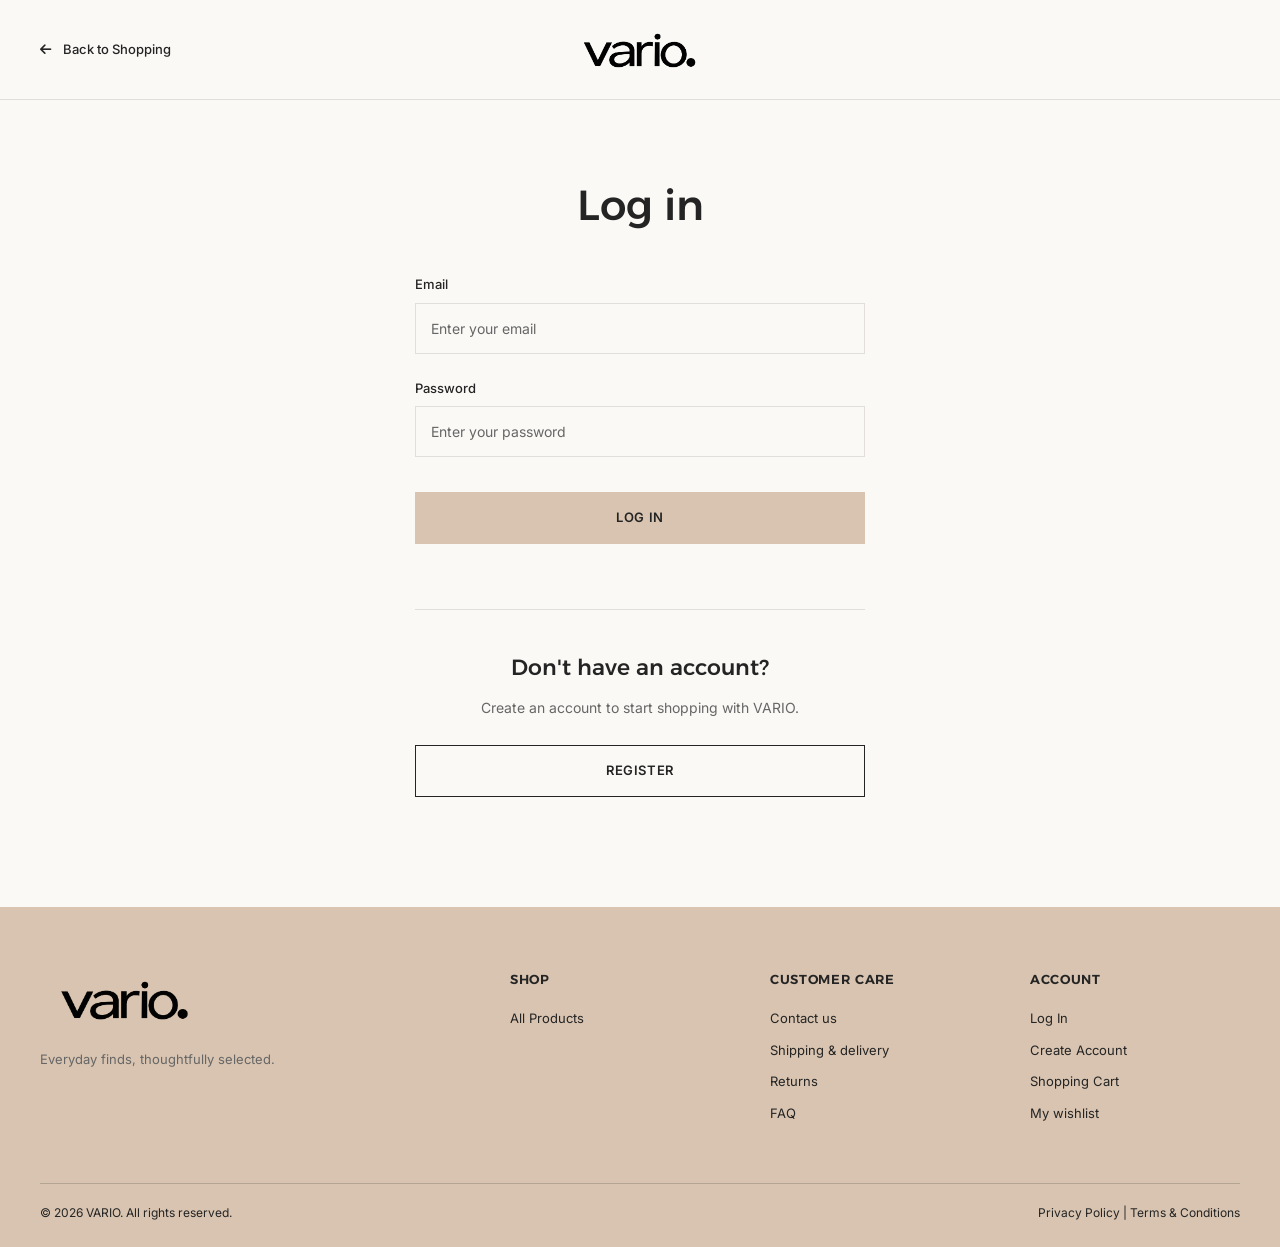
<file: account/login.html>
<!DOCTYPE html>
<html lang="en">

<head>
    <meta charset="UTF-8">
    <meta name="viewport" content="width=device-width, initial-scale=1.0">
    <meta name="description" content="Log in to your VARIO account to access your wishlist, order history, and more.">
    <title>Log in | VARIO</title>
    <link rel="icon" type="image/png" href="../img/FAV-vario.png">

    <link rel="stylesheet" href="../shared/global.css">
    <link rel="stylesheet" href="./login.css">
    <link rel="stylesheet" href="https://cdnjs.cloudflare.com/ajax/libs/font-awesome/6.5.1/css/all.min.css">

    </head>

    <body>

        <!-- Header -->
         <header class="account-header">
            <a href="../index.html" class="back-link">
                <i class="fa-solid fa-arrow-left" aria-hidden="true"></i>
                Back to Shopping
            </a>

            <a href="../index.html" class="logo">
                <img src="../img/vario.png" alt="VARIO logo">
            </a>
         </header>


         <!-- Main -->
          <main class="login-page">
            <section class="login-section">
                <h1>Log in</h1>

                <form id="login-form">

                    <div class="form-group">
                    <label for="email">Email</label>
                    <input type="email" id="email" name="email" placeholder="Enter your email" autocomplete="email" required>
                    </div>

                    <div class="form-group">
                    <label for="password">Password</label>
                    <input type="password" id="password" name="password" placeholder="Enter your password" autocomplete="current-password" required>
                    </div>

                    <p id="login-message" role="status" aria-live="polite"></p>

                    <button type="submit" class="primary-button">Log In</button>
                </form>

<!-- Register -->
<div class="register-section">

<h2>Don't have an account?</h2>
<p>Create an account to start shopping with VARIO. </p>

<a href="./register.html" class="secondary-button" id="register-link">Register</a>
</div>
</section>

</main>


<!-- Footer -->
<footer>
<div class="footer-content">

    <div class="footer-brand">
        <a href="../index.html">
            <img src="../img/vario.png" alt="VARIO logo">
        </a>
        <p>Everyday finds, thoughtfully selected.</p>
    </div>

    <div class="footer-column">
        <h3>SHOP</h3>
        <a href="../products/index.html">All Products</a>
        <div id="footer-categories"></div>
    </div>

      <div class="footer-column">
                <h3>CUSTOMER CARE</h3>
                <span>Contact us</span>
                <span>Shipping & delivery</span>
                <span>Returns</span>
                <span>FAQ</span>
            </div>

    <div class="footer-column">
        <h3>ACCOUNT</h3>
        <a href="login.html">Log In</a>
        <a href="register.html">Create Account</a>
        <a href="../cart/index.html">Shopping Cart</a>
        <a href="../wishlist/index.html">My wishlist</a>
    </div>
</div>

<div class="footer-bottom">
    <p>&copy; 2026 VARIO. All rights reserved.</p>
    <p>Privacy Policy | Terms & Conditions</p>
</div>
</footer>

<script src="login.js" type="module"></script>
</body>
</html>
</file>
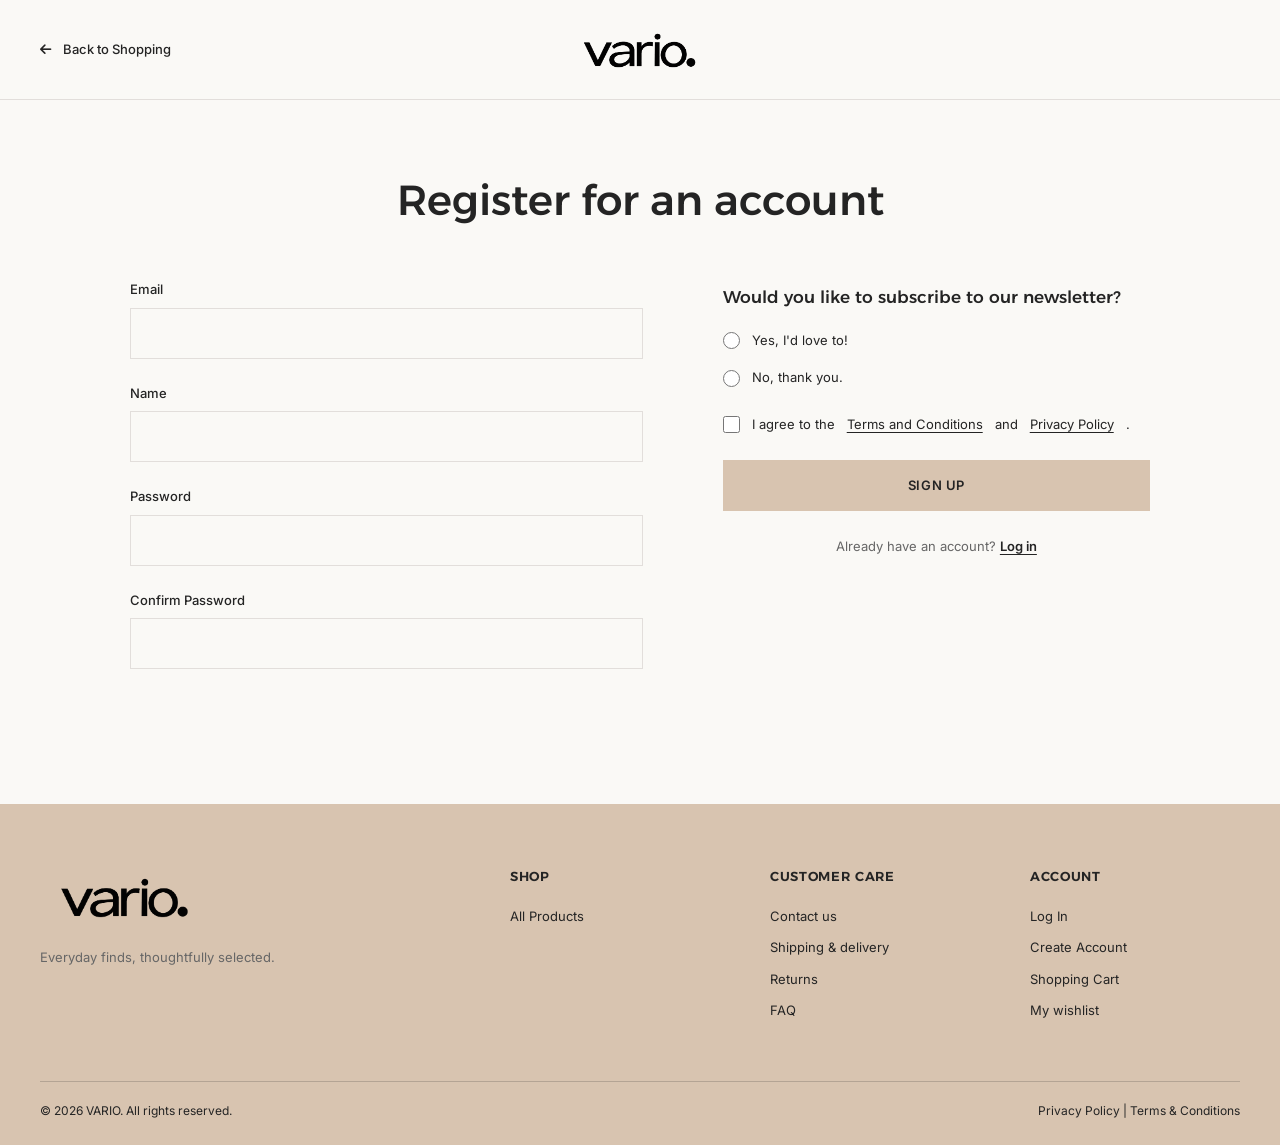
<file: account/register.html>
<!DOCTYPE html>
<html lang="en">

<head>
    <meta charset="UTF-8">
    <meta name="viewport" content="width=device-width, initial-scale=1.0">
    <meta name="description" content="Register for a VARIO account to access your wishlist, order history, and more.">
    <title>Register | VARIO</title>
    <link rel="icon" type="image/png" href="../img/FAV-vario.png">

    <link rel="stylesheet" href="../shared/global.css">
    <link rel="stylesheet" href="./register.css">
    
    <link rel="stylesheet" href="https://cdnjs.cloudflare.com/ajax/libs/font-awesome/6.5.1/css/all.min.css">

    </head>

    <body>

        <!-- Header -->
         <header class="account-header">
            <a href="../index.html" class="back-link">
                <i class="fa-solid fa-arrow-left" aria-hidden="true"></i>
                Back to Shopping
            </a>

            <a href="../index.html" class="logo">
                <img src="../img/vario.png" alt="VARIO logo">
            </a>
         </header>


         <!-- Main -->
<main class="register-page">
    <h1>Register for an account</h1>

    <form id="register-form">
        <div class="register-layout">

            <div class="register-fields">

                <div class="form-group">
                    <label for="email">Email</label>
                    <input type="email" id="email" name="email" autocomplete="email" required>
                </div>

                    <div class="form-group">
                    <label for="name">Name</label>
                    <input type="text" id="name" name="name" autocomplete="name" required>
                </div>
                

                <div class="form-group">
                    <label for="password">Password</label>
                    <input type="password" id="password" name="password" autocomplete="new-password" minlength="8" required>
                </div>

                <div class="form-group">
                    <label for="confirm-password">Confirm Password</label>
                    <input type="password" id="confirm-password" name="confirmPassword" autocomplete="new-password" minlength="8" required>
                </div>
            </div>


            <!-- Newsletter & Terms-->
             <div class="register-options">

                <fieldset class="newsletter-options">
                    <legend>Would you like to subscribe to our newsletter?</legend>

                    <label>
                        <input type="radio" name="newsletter" value="yes">
                        Yes, I'd love to!
                    </label>

                    <label>
                        <input type="radio" name="newsletter" value="no">
                        No, thank you.
                    </label>
                </fieldset>

                <label class="terms-checkbox">
                    <input type="checkbox" name="terms" required>
                    I agree to the <a href="#">Terms and Conditions</a> and <a href="#">Privacy Policy</a>.
                </label>

                <p id="register-message" role="status" aria-live="polite"></p>

                <button type="submit" class="primary-button">
                    Sign up
                </button>

                <p class="login-redirect">
                    Already have an account? <a href="./login.html">Log in</a>
                </p>
        </div>
        </div>
    </form>
</main>

<!-- Footer -->
<footer>
<div class="footer-content">

    <div class="footer-brand">
        <a href="../index.html">
            <img src="../img/vario.png" alt="VARIO logo">
        </a>
        <p>Everyday finds, thoughtfully selected.</p>
    </div>

    <div class="footer-column">
        <h2>SHOP</h2>
        <a href="../products/index.html">All Products</a>
        <div id="footer-categories"></div>
    </div>

      <div class="footer-column">
                <h2>CUSTOMER CARE</h2>
                <span>Contact us</span>
                <span>Shipping & delivery</span>
                <span>Returns</span>
                <span>FAQ</span>
            </div>

    <div class="footer-column">
        <h2>ACCOUNT</h2>
        <a href="./login.html">Log In</a>
        <a href="./register.html">Create Account</a>
        <a href="../cart/index.html">Shopping Cart</a>
        <a href="../wishlist/index.html">My wishlist</a>
    </div>
</div>

<div class="footer-bottom">
    <p>&copy; 2026 VARIO. All rights reserved.</p>
    <p>Privacy Policy | Terms & Conditions</p>
</div>
</footer>

<script src="./register.js" type="module"></script>
</body>
</html>
</file>
<file: shared/global.css>
@import url('https://fonts.googleapis.com/css2?family=Alexandria:wght@300;400;500;600;700&family=Inter:wght@300;400;500;600;700&display=swap');


/* COLORS & VARIABLES */

:root {
    
    --color-background: #FAF9F6;
    --color-beige: #D8C4B0;
    --color-beige-light: #E2DEDB;
    --color-greige: #E2DEDB;
    --color-text: #242424;
    --color-text-light: #666666;
    --color-border: #E2DEDB;
    --color-error: #b3261e;
    --font-heading: 'Alexandria', sans-serif;
    --font-primary: 'Inter', sans-serif;
    --container-width: 1200px;
    --page-padding: 40px;
    --transition: 0.2s ease;
}

/* BASE */

* {
    box-sizing: border-box;
}

html {
    scroll-behavior: smooth;
}

body {
    margin: 0;
    min-height: 100vh;
    background-color: var(--color-background);
    color: var(--color-text);
    font-family: var(--font-primary);
    font-size: 16px;
    line-height: 1.5;
}

[hidden] {
    display: none !important;
}

img {
    display: block;
    max-width: 100%;
    height: auto;
}

a {
    color: inherit;
    text-decoration: none;
}

button,
input,
select,
textarea {
    font: inherit;
}

button {
    cursor: pointer;
}

button:disabled {
    cursor: not-allowed;
    opacity: 0.5;
}

h1,
h2,
h3,
h4,
p {
    margin-top: 0;
}

h1,
h2,
h3,
h4 {
    font-family: var(--font-heading);
    line-height: 1.2;
}

:focus-visible {
    outline: 2px solid var(--color-text);
    outline-offset: 3px;
}

/* SHARED LAYOUT */

main {
    width: 100%;
}

.container {
    width: min(
        calc(100% - var(--page-padding) * 2),
        var(--container-width)
    );
    margin-inline: auto;
}

/* HEADER */

header {
    background-color: var(--color-background);
}

.announcement-bar {
    display: flex;
    justify-content: space-between;
    gap: 20px;
    padding: 10px 5%;
    background: var(--color-beige);
    font-size: 11px;
}

.header-main {
    position: relative;
    display: flex;
    align-items: center;
    justify-content: space-between;
    min-height: 85px;
    padding: 15px 5%;
    border-bottom: 1px solid #dedbd7;
}

.header-main .logo {
    position: absolute;
    left: 50%;
    transform: translateX(-50%);
}

.header-main .logo img {
    display: block;
    width: 135px;
    height: auto;
}

.header-actions {
    display: flex;
    align-items: center;
    gap: 22px;
    margin-left: auto;
}

.header-actions a,
.header-actions button {
    display: inline-flex;
    align-items: center;
    gap: 7px;
    padding: 0;
    border: none;
    background: transparent;
    color: var(--color-text);
    font-family: var(--font-primary);
    font-size: 13px;
    text-decoration: none;
    cursor: pointer;
}

.header-actions i {
    font-size: 18px;
}

#cart-btn {
    position: relative;
}

.cart-count:not([hidden]) {
    position: absolute;
    top: -9px;
    right: -12px;
    display: grid;
    place-items: center;
    min-width: 17px;
    height: 17px;
    padding: 2px;
    border-radius: 50%;
    background: var(--color-beige);
    font-size: 10px;
}

/* MAIN NAVIGATION */

.main-navigation {
    display: flex;
    align-items: center;
    justify-content: space-between;
    gap: 30px;
    min-height: 65px;
    padding: 12px 5%;
    background: var(--color-background);
}

.nav-links {
    display: flex;
    align-items: center;
    flex-wrap: wrap;
    gap: 25px;
}

.nav-links > a,
#categories-btn {
    color: var(--color-text);
    font-family: var(--font-primary);
    font-size: 14px;
    font-weight: 500;
    text-decoration: none;
    white-space: nowrap;
}

.nav-links > a:hover,
#categories-btn:hover {
    opacity: 0.6;
}

/* CATEGORIES DROPDOWN */

.categories-dropdown {
    position: relative;
    z-index: 100;
}

#categories-btn {
    display: flex;
    align-items: center;
    gap: 7px;
    padding: 0;
    border: none;
    background: transparent;
    cursor: pointer;
}

#categories-btn i {
    font-size: 10px;
    transition: transform var(--transition);
}

#categories-btn[aria-expanded="true"] i {
    transform: rotate(180deg);
}

#categories.categories-menu {
    position: absolute;
    top: calc(100% + 15px);
    left: 0;
    display: grid;
    grid-template-columns: repeat(2, minmax(120px, 1fr));
    gap: 14px 20px;
    width: max-content;
    max-width: 90vw;
    max-height: 350px;
    overflow-y: auto;
    padding: 22px;
    border: 1px solid #dedbd7;
    background: var(--color-background);
    box-shadow: 0 8px 25px rgba(0, 0, 0, 0.1);
    z-index: 101;
}

#categories.categories-menu[hidden] {
    display: none;
}

.categories-menu a {
    color: var(--color-text);
    font-size: 12px;
    text-decoration: none;
    text-transform: capitalize;
}

.categories-menu a:hover {
    text-decoration: underline;
}

/* SEARCH */

.main-navigation .search-form {
    display: flex;
    align-items: center;
    width: 220px;
    margin: 0;
    border: 1px solid #aaa;
    border-radius: 25px;
    overflow: hidden;
}

.main-navigation .search-form input {
    flex: 1;
    min-width: 0;
    padding: 8px 12px;
    border: none;
    outline: none;
    background: transparent;
    font-family: var(--font-primary);
    font-size: 11px;
}

.main-navigation .search-form:focus-within {
    outline: 2px solid var(--color-text);
    outline-offset: 3px;
}

.main-navigation .search-form button {
    padding: 8px 12px;
    border: none;
    background: transparent;
    color: var(--color-text);
    cursor: pointer;
}

/* BUTTONS */

.primary-button,
.secondary-button {
    display: inline-flex;
    align-items: center;
    justify-content: center;
    gap: 12px;
    padding: 15px 25px;
    border: 1px solid var(--color-text);
    border-radius: 0;
    font-family: var(--font-primary);
    font-size: 13px;
    font-weight: 500;
    letter-spacing: 0.04em;
    text-align: center;
    transition:
        background-color var(--transition),
        color var(--transition),
        border-color var(--transition);
}

.primary-button {
    background-color: var(--color-beige);
    color: var(--color-text);
    border-color: var(--color-beige);
}

.primary-button:hover {
    background-color: var(--color-text);
    color: var(--color-background);
    border-color: var(--color-text);
}

.secondary-button {
    background-color: transparent;
    color: var(--color-text);
}

.secondary-button:hover {
    background-color: var(--color-text);
    color: var(--color-background);
}

/* FORMS */

.form-group {
    display: flex;
    flex-direction: column;
    gap: 8px;
    margin-bottom: 20px;
}

.form-group label {
    font-size: 13px;
    font-weight: 500;
}

.form-group input,
.form-group select,
.form-group textarea {
    width: 100%;
    min-height: 45px;
    padding: 12px;
    border: 1px solid var(--color-border);
    border-radius: 0;
    background-color: var(--color-background);
    color: var(--color-text);
    font-size: 14px;
}

.form-group input::placeholder,
.form-group textarea::placeholder {
    color: var(--color-text-light);
}

.form-group input:focus,
.form-group select:focus,
.form-group textarea:focus {
    outline: 1px solid var(--color-text);
}

.form-row {
    display: grid;
    grid-template-columns: repeat(2, minmax(0, 1fr));
    gap: 20px;
}

/* ACCOUNT, CART AND CHECKOUT HEADERS */

.account-header,
.cart-header,
.checkout-header {
    display: grid;
    grid-template-columns: 1fr auto 1fr;
    align-items: center;
    gap: 20px;
    min-height: 105px;
    padding: 20px var(--page-padding);
    border-bottom: 1px solid var(--color-border);
    background-color: var(--color-background);
}

.account-header .logo,
.cart-header .logo,
.checkout-header .logo {
    grid-column: 2;
    justify-self: center;
}

.back-link {
    display: inline-flex;
    align-items: center;
    gap: 12px;
    width: fit-content;
    font-size: 13px;
    font-weight: 500;
    transition: opacity var(--transition);
}

.back-link:hover {
    opacity: 0.65;
    text-decoration: underline;
    text-underline-offset: 4px;
}

.account-link {
    justify-self: end;
}

/* FOOTER */

footer {
    background-color: var(--color-beige);
    padding: 65px var(--page-padding) 25px;
}

.footer-content {
    display: grid;
    grid-template-columns: 2fr repeat(3, 1fr);
    gap: 50px;
    max-width: var(--container-width);
    margin: 0 auto 60px;
}

.footer-brand img {
    width: 170px;
    height: auto;
    margin-bottom: 20px;
}

.footer-brand p {
    max-width: 250px;
    font-size: 13px;
    line-height: 1.7;
    color: var(--color-text-light);
}

.footer-column {
    display: flex;
    flex-direction: column;
    align-items: flex-start;
    gap: 12px;
}

.footer-column h3, .footer-column h2 {
    margin-bottom: 10px;
    font-family: var(--font-heading);
    font-size: 13px;
    font-weight: 600;
    letter-spacing: 0.05em;
}

.footer-column a,
#footer-categories a,
.footer-column span {
    font-size: 13px;
    color: var(--color-text);
    transition: opacity var(--transition);
}

.footer-column a:hover,
#footer-categories a:hover {
    opacity: 0.65;
    text-decoration: underline;
    text-underline-offset: 3px;
}

#footer-categories {
    display: flex;
    flex-direction: column;
    align-items: flex-start;
    gap: 12px;
}

/* FOOTER BOTTOM */

.footer-bottom {
    display: flex;
    justify-content: space-between;
    align-items: center;
    gap: 20px;
    max-width: var(--container-width);
    margin: 0 auto;
    padding-top: 20px;
    border-top: 1px solid rgba(36, 36, 36, 0.2);
}

.footer-bottom p {
    margin: 0;
    font-size: 12px;
    color: var(--color-text);
}
/* RESPONSIVE */

/* Tablet */

@media (max-width: 1024px) {
    :root {
        --page-padding: 25px;
    }

    .header-main {
        gap: 18px;
    }

    .footer-content {
        grid-template-columns: repeat(2, 1fr);
        gap: 40px;
    }
}

/* Small Tablet */

@media (min-width: 801px) {
.header-main,
.main-navigation {
width: 100%;
max-width: var(--container-width);
margin-left: auto;
margin-right: auto;
padding-left: 20px;
padding-right: 20px;
 }
}


@media (max-width: 800px) {
.main-navigation {
    flex-direction: column;
    align-items: stretch;
    gap: 16px;
}

.nav-links {
    width: 100%;
    justify-content: space-between;
    flex-wrap: nowrap;
    gap: 8px;
}

.main-navigation .search-form {
    width: 100%;
}
}

/* Mobile */

@media (max-width: 600px) {
    :root {
        --page-padding: 16px;
    }

    .header-main {
        gap: 12px;
        min-height: 75px;
        padding: 12px 5%;
    }

    .header-actions {
        gap: 12px;
    }

    .header-actions a,
    .header-actions button {
        font-size: 18px;
    }

    .announcement-bar {
        justify-content: space-between;
        flex-wrap: wrap;
        gap: 4px 12px;
        font-size: 9px;
    }

    .header-main .logo img {
        width: 115px;
 }

    .header-actions span:not(.cart-count) {
        display: none;
    }

    .header-actions i {
        font-size: 16px;
    }

    .nav-links > a,
    #categories-btn {
        font-size: 14px;
    }

    #categories.categories-menu {
        grid-template-columns: repeat(2, minmax(0, 1fr));
        width: min(85vw, 300px);
        padding: 15px;
    }

    .main-navigation {
        gap: 15px;
        padding: 12px 5%;
    }

    .account-header,
    .cart-header,
    .checkout-header {
        min-height: 80px;
        gap: 10px;
    }

    .back-link {
        gap: 6px;
        font-size: 11px;
    }

    .account-link {
        font-size: 18px;
    }

    .form-row {
        grid-template-columns: 1fr;
        gap: 0;
    }

    footer {
        padding-top: 45px;
    }

    .footer-content {
        grid-template-columns: repeat(2, minmax(0, 1fr));
        gap: 35px 20px;
        margin-bottom: 40px;
    }

    .footer-brand {
        grid-column: 1 / -1;
    }

    .footer-brand img {
        width: 160px;
    }

    .footer-bottom {
        flex-direction: column;
        align-items: flex-start;
        gap: 8px;
    }
}


/* Small Mobile */

@media (max-width: 380px) {
    .nav-links {
        gap: 9px;
    }

    .nav-links > a,
    #categories-btn {
        font-size: 11px;
    }

    #categories-btn {
        gap: 4px;
    }
}
</file>
<file: styles.css>
/* HOMEPAGE */

:root {
    --color-beige: #d8c4b0;
    --color-greige: #e2dedb;
    --color-background: #faf9f6;
    --color-text: #242424;
    --color-text-light: #777;
    --font-heading: "Alexandria", sans-serif;
    --font-primary: "Inter", sans-serif;
    --container-width: 1200px;
    --page-padding: 30px;
    --transition: 0.2s ease;
}


/* HERO SECTION */

.hero {
    width: 100%;
    background: var(--color-beige);
}

.hero-inner {
    display: grid;
    grid-template-columns: 40% 60%;
    width: 100%;
    max-width: 1200px;
    height: clamp(400px, 36vw, 500px);
    margin: 0 auto;
}

.hero-text {
    display: flex;
    flex-direction: column;
    justify-content: center;
    align-items: flex-start;
    min-width: 0;
    padding: 45px 8% 30px 12%;
    background: var(--color-beige);
}

.hero-text h1 {
    max-width: 450px;
    margin: 0 0 22px;
    font-family: var(--font-heading);
    font-size: clamp(30px, 3.5vw, 54px);
    font-weight: 500;
    line-height: 1.2;
}

.hero-text p {
    max-width: 350px;
    margin: 0;
    font-size: 15px;
    line-height: 1.5;
}

/* CAROUSEL */

.carousel {
    position: relative;
    min-width: 0;
    height: 100%;
    overflow: hidden;
}

#carousel-content {
    display: grid;
    width: 100%;
    height: 100%;
}

.carousel-slide {
    grid-area: 1 / 1;
    display: grid;
    grid-template-columns: 45% 55%;
    width: 100%;
    height: 100%;
    opacity: 0;
    visibility: hidden;
    pointer-events: none;
    transition: opacity 0.4s ease, visibility 0.4s ease;
}

.carousel-slide.active {
    opacity: 1;
    visibility: visible;
    pointer-events: auto;
}

/* PRODUCT INFORMATION */

.carousel-content {
    display: flex;
    flex-direction: column;
    justify-content: center;
    align-items: center;
    min-width: 0;
    padding: 25px 15px;
    border-left: 1px solid rgba(36, 36, 36, 0.2);
    background: var(--color-beige);
    color: var(--color-text);
    text-align: center;
}

.carousel-content h2 {
    margin: 0 0 10px;
    font-family: var(--font-primary);
    font-size: 17px;
    font-weight: 500;
    line-height: 1.4;
    text-decoration: underline;
}

.carousel-price {
    display: flex;
    justify-content: center;
    flex-wrap: wrap;
    gap: 8px;
    margin-bottom: 15px;
    font-size: 15px;
}

.carousel-price .original-price {
    color: #777;
    text-decoration: line-through;
}

.carousel-content .primary-button {
    display: inline-block;
    padding: 13px 20px;
    background: #242424;
    color: #fff;
    font-size: 12px;
    text-decoration: none;
    text-transform: uppercase;
    transition: background var(--transition);
}

.carousel-content .primary-button:hover {
    background: #555;
}

/* PRODUCT IMAGE */

.carousel-image {
    width: 100%;
    height: 100%;
    overflow: hidden;
    background: var(--color-beige);
}

.carousel-image img {
    display: block;
    width: 100%;
    height: 100%;
    object-fit: cover;
    object-position: center;
}

/* CAROUSEL CONTROLS */

.carousel-controls {
    position: absolute;
    z-index: 3;
    right: 0;
    bottom: 15px;
    left: 45%;
    display: flex;
    align-items: center;
    justify-content: space-between;
    padding: 0 15px;
    pointer-events: none;
}

#prev-btn,
#next-btn {
    display: flex;
    align-items: center;
    justify-content: center;
    width: 32px;
    height: 32px;
    padding: 0;
    border: none;
    border-radius: 50%;
    background: #3c3c3c;
    color: #fff;
    font-size: 12px;
    cursor: pointer;
    pointer-events: auto;
}

#prev-btn:hover,
#next-btn:hover {
    background: #666;
}

/* CAROUSEL DOTS */

#carousel-dots {
    position: absolute;
    z-index: 3;
    right: 0;
    bottom: 20px;
    left: 45%;
    display: flex;
    align-items: center;
    justify-content: center;
    gap: 8px;
    pointer-events: none;
}

.carousel-dot {
    width: 10px;
    height: 10px;
    padding: 0;
    border: 1px solid #444;
    border-radius: 50%;
    background: transparent;
    cursor: pointer;
    pointer-events: auto;
}

.carousel-dot.active,
.carousel-dot[aria-current="true"] {
    background: #242424;
}

/* SECTIONS*/

.new-products-section,
.favorites-section {
    padding: 65px var(--page-padding);
}

.section-header {
    margin-bottom: 40px;
    text-align: center;
}

.section-header h2 {
    display: inline-block;
    margin: 0;
    padding-bottom: 10px;
    border-bottom: 1px solid #999;
    font-family: var(--font-heading);
    font-size: clamp(25px, 2.5vw, 36px);
    font-weight: 400;
}

/* NEW IN STORE */

.new-products-section {
    background: var(--color-greige);
}

#new-products-grid {
    display: grid;
    grid-template-columns: repeat(3, minmax(0, 1fr));
    gap: 60px;
    max-width: 1000px;
    margin: 0 auto;
}

/* FAVORITES */

.favorites-section {
    background: var(--color-background);
}

#favorites-grid {
    display: grid;
    grid-template-columns: repeat(4, minmax(0, 1fr));
    gap: 55px 35px;
    max-width: 1200px;
    margin: 0 auto;
}

.favorites-message {
    margin: 65px 0 0;
    font-family: var(--font-heading);
    font-size: clamp(17px, 2vw, 25px);
    font-weight: 500;
    text-align: center;
}

/* PRODUCT CARDS */

.product-card {
    position: relative;
    min-width: 0;
}

.product-image {
    display: block;
    width: 100%;
    aspect-ratio: 1 / 1.15;
    overflow: hidden;
    border-radius: 14px;
    background: #eee;
}

.product-image img {
    display: block;
    width: 100%;
    height: 100%;
    object-fit: cover;
    transition: transform 0.3s ease;
}

.product-card:hover .product-image img {
    transform: scale(1.04);
}

.product-info {
    padding-top: 12px;
}

.product-info h3 {
    margin: 0 0 7px;
    font-family: var(--font-primary);
    font-size: 13px;
    font-weight: 500;
    line-height: 1.4;
}

.product-info h3 a {
    color: var(--color-text);
    text-decoration: none;
}

.product-info h3 a:hover {
    text-decoration: underline;
}

.product-price {
    display: flex;
    flex-wrap: wrap;
    align-items: center;
    gap: 8px;
    font-size: 13px;
}

.original-price {
    color: #777;
    text-decoration: line-through;
}

.discounted-price {
    color: var(--color-text);
}

/* NEW PRODUCTS CARD */

.new-products-section .product-image {
    border: 1px solid #aaa;
    border-radius: 0;
    aspect-ratio: 1 / 1;
}

.new-products-section .product-info {
    text-align: center;
}

.new-products-section .product-info h3 {
    font-size: 15px;
}

.new-products-section .product-price {
    justify-content: center;
}

/* PRODUCT RATING */

.product-rating {
    display: inline-flex;
    align-items: center;
    gap: 4px;
    font-size: 12px;
    white-space: nowrap;
}

.product-info-row {
    display: flex;
    align-items: flex-start;
    justify-content: space-between;
    gap: 10px;
}

/* FAVORITE BUTTON */

.favorite-btn {
    position: absolute;
    z-index: 2;
    top: 10px;
    right: 10px;
    display: grid;
    place-items: center;
    width: 34px;
    height: 34px;
    padding: 0;
    border: none;
    border-radius: 50%;
    background: #fff;
    color: var(--color-text);
    cursor: pointer;
}

.favorite-btn:hover {
    background: var(--color-beige);
}

/* ADD TO CART BUTTON */

.add-to-cart-btn {
    width: 100%;
    margin-top: 12px;
    padding: 11px;
    border: 1px solid var(--color-beige);
    background: var(--color-beige);
    color: var(--color-text);
    font-family: var(--font-primary);
    font-size: 11px;
    text-transform: uppercase;
    cursor: pointer;
}

.add-to-cart-btn:hover {
    background: var(--color-greige);
}

/* FOOTER */

footer {
    background: var(--color-beige);
}

.footer-content {
    display: grid;
    grid-template-columns: 1.4fr repeat(3, 1fr);
    gap: 50px;
    max-width: 1400px;
    margin: 0 auto;
    padding: 55px 5%;
}

.footer-brand {
    padding-right: 35px;
    border-right: 1px solid rgba(36, 36, 36, 0.2);
}

.footer-brand img {
    width: 150px;
    height: auto;
}

.footer-brand p {
    margin-top: 15px;
    font-size: 12px;
    line-height: 1.4;
    letter-spacing: 0.03em;
}

.footer-column {
    display: flex;
    flex-direction: column;
    align-items: flex-start;
    gap: 14px;
}

.footer-column h3 {
    margin: 0 0 10px;
    font-size: 14px;
    font-weight: 600;
}

.footer-column a {
    color: var(--color-text);
    font-size: 12px;
    text-decoration: none;
}

.footer-column a:hover {
    text-decoration: underline;
}

#footer-categories {
    display: flex;
    flex-direction: column;
    gap: 14px;
}

.footer-bottom {
    display: flex;
    justify-content: space-between;
    gap: 20px;
    max-width: 1400px;
    margin: 0 auto;
    padding: 15px 5%;
    border-top: 1px solid rgba(36, 36, 36, 0.25);
    font-size: 11px;
}

/* RESPONSIVE */

/* TABLET */

@media (max-width: 1024px) {

    .hero-inner {
        grid-template-columns: 38% 62%;
        height: 420px;
    }

    .hero-text {
        padding: 30px;
    }

    .hero-text h1 {
        font-size: 34px;
    }

    .carousel-content {
        padding: 20px 12px;
    }

    .carousel-content h2 {
        font-size: 14px;
    }

    #new-products-grid {
        gap: 30px;
    }

    #favorites-grid {
        grid-template-columns: repeat(3, minmax(0, 1fr));
        gap: 35px 25px;
    }

    .footer-content {
        gap: 25px;
    }
}

/* SMALL TABLET */

@media (max-width: 800px) {

    .main-navigation {
        flex-wrap: wrap;
    }

    .main-navigation .search-form {
        width: 100%;
    }

    .hero-inner {
        display: flex;
        flex-direction: column;
        height: auto;
    }

    .hero-inner .carousel {
        order: 2;
        width: 100%;
        height: auto;
    }

    .hero-inner .hero-text {
        order: 1;
        width: 100%;
        padding: 35px 7% 45px;
    }

    .carousel-slide {
        display: flex;
        flex-direction: column;
        height: auto;
    }

    .carousel-image {
        order: 1;
        width: 100%;
        height: 320px;
        overflow: hidden;
    }

    .carousel-image img {
        display: block;
        width: 100%;
        height: 100%;
        object-fit: contain;
    }

    .carousel-content {
        order: 2;
        width: 100%;
        min-height: 165px;
        padding: 22px 20px 55px;
        border-left: none;
        text-align: center;
    }

    .carousel-content h2 {
        font-size: 17px;
    }

    .carousel-price {
        font-size: 14px;
    }

    .carousel-content .primary-button {
        padding: 12px 22px;
        font-size: 11px;
    }

    .footer-content {
        grid-template-columns: repeat(2, 1fr);
    }

      .carousel-controls {
        left: 0;
        right: 0;
        bottom: 12px;
        padding: 0 20px;
    }

    #carousel-dots {
        left: 0;
        right: 0;
        bottom: 22px;
    }
}

/* MOBILE */

@media (max-width: 600px) {

    .announcement-bar {
        justify-content: center;
        flex-wrap: wrap;
        gap: 5px;
        font-size: 9px;
    }

    .header-main {
        min-height: 75px;
        padding: 12px 5%;
    }

    .header-main .logo img {
        width: 100px;
    }

    .header-actions {
        gap: 13px;
    }

    .header-actions span:not(.cart-count) {
        display: none;
    }

    .header-actions i {
        font-size: 16px;
    }

    .main-navigation {
        padding: 15px 5%;
    }

    .nav-links {
        width: 100%;
        justify-content: center;
        gap: 15px;
    }

    .nav-links > a,
    #categories-btn {
        font-size: 11px;
    }

    #categories.categories-menu {
        grid-template-columns: repeat(2, minmax(0, 1fr));
        width: min(85vw, 300px);
        padding: 15px;
    }

    .hero-text h1 {
        font-size: 32px;
    }

    .hero-text p {
        font-size: 14px;
    }

    .carousel-content {
        min-height: 180px;
    }

    .carousel-content h2 {
        font-size: 12px;
    }

    .carousel-price {
        font-size: 11px;
    }

    .carousel-content .primary-button {
        padding: 10px;
        font-size: 9px;
    }

    .carousel-controls {
        padding: 0 8px;
    }

    .carousel-image {
        height: 320px;
    }

    #prev-btn,
    #next-btn {
        width: 40px;
        height: 40px;
        font-size: 10px;
    }

    .new-products-section,
    .favorites-section {
        padding: 45px 5%;
    }

    .section-header h2 {
        font-size: 25px;
    }

    #new-products-grid {
        grid-template-columns: repeat(2, minmax(0, 1fr));
        gap: 25px 15px;
    }

    #favorites-grid {
        grid-template-columns: repeat(2, minmax(0, 1fr));
        gap: 30px 15px;
    }

    .product-info h3 {
        font-size: 12px;
    }

    .product-price {
        font-size: 11px;
    }

    .product-rating {
        font-size: 10px;
    }

    .product-info-row {
        flex-wrap: wrap;
    }

    .favorites-message {
        margin-top: 40px;
        font-size: 17px;
    }

    .footer-content {
        grid-template-columns: repeat(2, 1fr);
        gap: 35px 20px;
        padding: 45px 5%;
    }

    .footer-brand {
        padding-right: 0;
        border-right: none;
    }

    .footer-brand img {
        width: 110px;
    }

    .footer-bottom {
        flex-direction: column;
        gap: 8px;
        text-align: center;
    }
}

/* SMALL MOBILE */

@media (max-width: 380px) {

    .nav-links {
        gap: 10px;
    }

    .hero-text h1 {
        font-size: 30px;
    }

    .carousel-content .primary-button {
        font-size: 8px;
    }
}

@media (prefers-reduced-motion: reduce) {
    .carousel-slide {
        transition: none;
    }
}
</file>
<file: shared/fast-cart.css>
/* FAST CART */

.fast-cart-overlay {
    position: fixed;
    inset: 0;
    z-index: 999;

    background-color: rgba(0, 0, 0, 0.45);

    opacity: 0;
    visibility: hidden;
    pointer-events: none;

    transition:
        opacity 0.3s ease,
        visibility 0.3s ease;
}

.fast-cart-overlay.active {
    opacity: 1;
    visibility: visible;
    pointer-events: auto;
}

/* CART PANEL */

.fast-cart {
    position: fixed;
    top: 0;
    right: 0;
    z-index: 1000;

    display: flex;
    flex-direction: column;

    width: 100%;
    max-width: 430px;
    height: 100vh;
    height: 100dvh;

    background-color: var(--color-background);
    box-shadow: -5px 0 30px rgba(0, 0, 0, 0.08);

    transform: translateX(100%);
    visibility: hidden;

    transition:
        transform 0.3s ease,
        visibility 0.3s ease;
}

.fast-cart.active {
    transform: translateX(0);
    visibility: visible;
}

/* CART HEADER */

.fast-cart-header {
    display: flex;
    justify-content: space-between;
    align-items: center;
    gap: 20px;

    min-height: 85px;
    padding: 25px 30px;

    border-bottom: 1px solid var(--color-border);
}

.fast-cart-header h2 {
    margin: 0;
    font-family: var(--font-heading);
    font-size: 23px;
    font-weight: 500;
}

.fast-cart-close {
    display: flex;
    align-items: center;
    justify-content: center;

    width: 35px;
    height: 35px;
    padding: 0;

    border: none;
    background: transparent;
    color: var(--color-text);

    font-size: 22px;
    cursor: pointer;
}

.fast-cart-close:hover {
    opacity: 0.6;
}

/* CART CONTENT */

.fast-cart-content {
    flex: 1;
    min-height: 0;
    padding: 25px 30px;
    overflow-y: auto;
    overscroll-behavior: contain;
}

/* CART ITEMS */

.fast-cart-items {
    display: flex;
    flex-direction: column;
    gap: 25px;
}

/* CART ITEM */

.fast-cart-item {
    display: grid;
    grid-template-columns: 85px minmax(0, 1fr);
    gap: 18px;

    padding-bottom: 25px;
    border-bottom: 1px solid var(--color-border);
}

.fast-cart-item-image {
    display: block;
    width: 85px;
    aspect-ratio: 4 / 5;
    overflow: hidden;
    background-color: #fff;
    object-fit: cover;
    object-position: center;
}

.fast-cart-item-details {
    display: flex;
    flex-direction: column;
    align-items: flex-start;
    gap: 10px;
    min-width: 0;
}

/* PRODUCT TITLE AND ACTION ICONS */

.fast-cart-item-top {
    display: flex;
    justify-content: space-between;
    align-items: flex-start;
    gap: 10px;
    width: 100%;
}

.fast-cart-item-title {
    flex: 1;
    min-width: 0;
    margin: 0;
    font-size: 13px;
    font-weight: 500;
    line-height: 1.5;
}

.fast-cart-item-title a:hover {
    text-decoration: underline;
    text-underline-offset: 3px;
}

.fast-cart-item-actions {
    display: flex;
    align-items: center;
    justify-content: flex-end;
    gap: 12px;
    flex-shrink: 0;
}

/* FAVORITE AND REMOVE ICONS */

.fast-cart-favorite,
.fast-cart-remove {
    display: inline-flex;
    align-items: center;
    justify-content: center;

    width: 22px;
    height: 25px;
    padding: 0;

    border: none;
    background: transparent;
    color: var(--color-text);

    font-size: 16px;
    text-decoration: none;
    cursor: pointer;

    transition:
        color var(--transition),
        opacity var(--transition);
}

.fast-cart-favorite:hover,
.fast-cart-remove:hover {
    opacity: 0.6;
}

.fast-cart-favorite[aria-pressed="true"] {
    color: var(--color-text);
}

/* PRODUCT PRICE */

.fast-cart-item-price {
    margin: 0;
    font-size: 13px;
    font-weight: 600;
}

/* QUANTITY SELECTOR */

.fast-cart-quantity {
    display: inline-flex;
    align-items: center;
    justify-content: space-between;

    width: 105px;
    height: 35px;

    border: 1px solid var(--color-border);
}

.fast-cart-quantity button {
    display: flex;
    align-items: center;
    justify-content: center;

    width: 32px;
    height: 100%;
    padding: 0;

    border: none;
    background: transparent;
    color: var(--color-text);
    font-size: 12px;
    cursor: pointer;
}

.fast-cart-quantity button:hover {
    background-color: var(--color-greige);
}

.fast-cart-quantity span {
    font-size: 12px;
    font-weight: 500;
}

/* EMPTY CART */

.fast-cart-empty {
    display: flex;
    flex-direction: column;
    align-items: center;
    justify-content: center;
    gap: 20px;

    min-height: 300px;
    padding: 40px 15px;
    text-align: center;
}

.fast-cart-empty i {
    color: var(--color-beige);
    font-size: 40px;
}

.fast-cart-empty h3 {
    font-family: var(--font-heading);
    font-size: 21px;
    font-weight: 500;
}

.fast-cart-empty p {
    color: var(--color-text-light);
    font-size: 13px;
    line-height: 1.7;
}

/* CART FOOTER */

.fast-cart-footer {
    flex-shrink: 0;
    padding: 25px 30px 30px;

    border-top: 1px solid var(--color-border);
    background-color: var(--color-background);
}

/* SUBTOTAL */

.fast-cart-subtotal {
    display: flex;
    justify-content: space-between;
    align-items: center;
    gap: 15px;

    margin-bottom: 15px;

    font-size: 15px;
    font-weight: 600;
}

.fast-cart-shipping {
    margin-bottom: 25px;
    color: var(--color-text-light);
    font-size: 12px;
    line-height: 1.6;
}

/* VIEW CART BUTTON */

.fast-cart-view-cart {
    display: flex;
    align-items: center;
    justify-content: center;

    width: 100%;
    min-height: 50px;
    padding: 15px 20px;

    border: 1px solid var(--color-beige);
    background-color: var(--color-beige);
    color: var(--color-text);

    font-family: var(--font-primary);
    font-size: 12px;
    font-weight: 600;
    text-transform: uppercase;
    letter-spacing: 0.05em;
    text-decoration: none;

    transition:
        background-color var(--transition),
        color var(--transition);
}

.fast-cart-view-cart:hover {
    background-color: var(--color-text);
    border-color: var(--color-text);
    color: var(--color-background);
}

/* CONTINUE SHOPPING */

.fast-cart-continue {
    display: flex;
    align-items: center;
    justify-content: center;

    width: 100%;
    margin-top: 18px;
    padding: 8px;

    border: none;
    background: transparent;
    color: var(--color-text);

    font-family: var(--font-primary);
    font-size: 12px;
    font-weight: 500;
    text-decoration: underline;
    text-underline-offset: 3px;
    cursor: pointer;
}

.fast-cart-continue:hover {
    opacity: 0.6;
}

/* RESPONSIVE - TABLET */

@media (max-width: 1024px) {
    .fast-cart {
        max-width: 400px;
    }

    .fast-cart-header {
        padding: 22px 25px;
    }

    .fast-cart-content {
        padding: 25px;
    }

    .fast-cart-footer {
        padding: 25px;
    }
}

/* RESPONSIVE - MOBILE */

@media (max-width: 600px) {
    .fast-cart {
        max-width: 100%;
    }

    .fast-cart-header {
        min-height: 70px;
        padding: 18px 20px;
    }

    .fast-cart-header h2 {
        font-size: 20px;
    }

    .fast-cart-close {
        font-size: 20px;
    }

    .fast-cart-content {
        padding: 20px;
    }

    .fast-cart-item {
        grid-template-columns: 75px minmax(0, 1fr);
        gap: 15px;
        padding-bottom: 20px;
    }

    .fast-cart-item-image {
        width: 75px;
    }

    .fast-cart-item-title,
    .fast-cart-item-price {
        font-size: 12px;
    }

    .fast-cart-item-actions {
        gap: 10px;
    }

    .fast-cart-favorite,
    .fast-cart-remove {
        width: 20px;
        font-size: 15px;
    }

    .fast-cart-footer {
        padding: 20px;
    }

    .fast-cart-subtotal {
        font-size: 14px;
    }

    .fast-cart-view-cart {
        min-height: 48px;
    }
}

/* RESPONSIVE - SMALL MOBILE */

@media (max-width: 380px) {
    .fast-cart-header,
    .fast-cart-content,
    .fast-cart-footer {
        padding-left: 15px;
        padding-right: 15px;
    }

    .fast-cart-item {
        grid-template-columns: 65px minmax(0, 1fr);
        gap: 12px;
    }

    .fast-cart-item-image {
        width: 65px;
    }

    .fast-cart-item-actions {
        gap: 7px;
    }
}

/* ACCESSIBILITY */

@media (prefers-reduced-motion: reduce) {
    .fast-cart,
    .fast-cart-overlay {
        transition: none;
    }
}
</file>
<file: cart/cart.css>
/* SHOPPING CART */

/* CART HEADER */
.cart-header {
    display: grid;
    grid-template-columns: 1fr 1fr 1fr;
    align-items: center;
    width: 100%;
    max-width: var(--container-width);
    min-height: 110px;
    margin: 0 auto;
    padding: 20px var(--page-padding);
    border-bottom: 1px solid var(--color-border);
}

.cart-header .back-link {
    display: inline-flex;
    align-items: center;
    justify-self: start;
    gap: 12px;
    color: var(--color-text);
    font-size: 13px;
    line-height: 1.5;
    text-decoration: none;
}

.cart-header .back-link:hover {
    color: var(--color-text-light);
}

.cart-header .logo {
    display: block;
    justify-self: center;
    width: 145px;
}

.cart-header .logo img {
    display: block;
    width: 100%;
    height: auto;
}

.cart-header-actions {
    display: flex;
    align-items: center;
    justify-self: end;
    gap: 16px;
}

.cart-header .account-link, .cart-header .wishlist-btn {
    display: inline-flex;
    align-items: center;
    gap: 6px;
    color: var(--color-text);
    font-size: 13px;
    text-decoration: none;
}

.cart-header .account-link i, .cart-header .wishlist-btn i{
    font-size: 15px;
}

.cart-header .account-link:hover, .cart-header .wishlist-btn:hover {
    color: var(--color-text-light);
}

/* CART PAGE */
.cart-page {
    width: 100%;
    max-width: var(--container-width);
    min-height: 0;
    flex: 1;
    margin: 0 auto;
    padding: 65px var(--page-padding) 110px;
}

/* CART LAYOUT */
.cart-layout {
    display: grid;
    grid-template-columns: minmax(0, 1.6fr) minmax(300px, 1fr);
    align-items: start;
    gap: 60px;
}

/* CART PRODUCTS */
.cart-products {
    min-width: 0;
}

.cart-products-header {
    display: flex;
    justify-content: space-between;
    align-items: center;
    gap: 20px;
    margin-bottom: 25px;
    padding-bottom: 18px;
    border-bottom: 1px solid var(--color-border);
}

.cart-page h1 {
    margin: 0;
    font-family: var(--font-heading);
    font-size: clamp(23px, 3vw, 32px);
    font-weight: 400;
    text-align: left;
}

#cart-items {
    display: flex;
    flex-direction: column;
    width: 100%;
}

/* CART ITEM */
.cart-item {
    display: grid;
    grid-template-columns: 115px minmax(0, 1fr) auto;
    grid-template-rows: auto 1fr auto;
    column-gap: 22px;
    row-gap: 12px;
    padding: 25px 0;
    border-bottom: 1px solid var(--color-border);
}

.cart-item:first-child {
    padding-top: 0;
}

/* PRODUCT IMAGE */
.cart-item-image {
    grid-column: 1;
    grid-row: 1 / 4;
    display: block;
    width: 115px;
    height: 145px;
    overflow: hidden;
    background-color: #fff;
}

.cart-item-image img {
    display: block;
    width: 100%;
    height: 100%;
    object-fit: contain;
    object-position: center;
}

/* PRODUCT DETAILS */
.cart-item-details {
    grid-column: 2;
    grid-row: 1;
    display: flex;
    flex-direction: column;
    align-items: flex-start;
    min-width: 0;
    gap: 10px;
}

.cart-item-title {
    color: var(--color-text);
    font-family: var(--font-primary);
    font-size: 15px;
    font-weight: 500;
    line-height: 1.5;
    text-decoration: none;
}

.cart-item-title:hover {
    text-decoration: underline;
    text-underline-offset: 3px;
}

.cart-item-price {
    margin: 0;
    color: var(--color-text-light);
    font-size: 13px;
}

/* QUANTITY SELECTOR */
.cart-item-quantity {
    grid-column: 2;
    grid-row: 3;
    display: inline-flex;
    align-items: center;
    justify-content: space-between;
    width: 112px;
    height: 38px;
    border: 1px solid var(--color-border);
}

.cart-item-quantity button {
    display: flex;
    align-items: center;
    justify-content: center;
    width: 36px;
    height: 100%;
    padding: 0;
    border: none;
    background: transparent;
    color: var(--color-text);
    font-family: var(--font-primary);
    font-size: 16px;
    cursor: pointer;
}

.cart-item-quantity button:hover {
    background-color: var(--color-greige);
}

.cart-item-quantity span {
    font-size: 13px;
    font-weight: 500;
}

/* ITEM TOTAL */
.cart-item-total {
    grid-column: 3;
    grid-row: 3;
    justify-self: end;
    align-items: center;
    margin: 0;
    color: var(--color-text);
    font-size: 14px;
    font-weight: 600;
    white-space: nowrap;
}

/* PRODUCT ACTIONS */
.cart-item-actions {
    grid-column: 3;
    grid-row: 1 / 3;
    display: flex;
    flex-direction: column;
    align-items: center;
    justify-self: end;
    gap: 18px;
}

.cart-item-remove, .cart-item-favorite {
    display: flex;
    align-items: center;
    justify-content: center;
    width: 30px;
    height: 30px;
    padding: 0;
    border: none;
    background: transparent;
    color: var(--color-text);
    font-size: 19px;
    cursor: pointer;
}

.cart-item-remove:hover, .cart-item-favorite:hover {
    color: var(--color-text-light);
}

/* CART MESSAGES */
#cart-message {
    margin: 20px 0;
    color: var(--color-text-light);
    font-size: 14px;
    line-height: 1.7;
}

#cart-message:empty {
    display: none;
}

/* CLEAR CART */
#clear-cart {
    display: inline-flex;
    align-items: center;
    margin: 0;
    padding: 0;
    border: none;
    background: transparent;
    color: var(--color-text-light);
    font-family: var(--font-primary);
    font-size: 13px;
    font-weight: 500;
    text-decoration: underline;
    text-underline-offset: 3px;
    white-space: nowrap;
    cursor: pointer;
}

#clear-cart:hover {
    color: var(--color-text);
}

#clear-cart:disabled {
    opacity: 0.4;
    cursor: not-allowed;
}

/* DISCOUNT & GIFT CARD */
.discount-section,
.giftcard-section {
    margin-top: 25px;
    border-bottom: 1px solid var(--color-border);
}

.discount-section summary,
.giftcard-section summary {
    display: flex;
    justify-content: space-between;
    align-items: center;
    gap: 15px;
    padding: 18px 0;
    font-size: 13px;
    font-weight: 500;
    cursor: pointer;
    list-style: none;
}

.discount-section summary::-webkit-details-marker,
.giftcard-section summary::-webkit-details-marker {
    display: none;
}

.discount-section summary::after,
.giftcard-section summary::after {
    content: "+";
    font-size: 20px;
    font-weight: 400;
}

.discount-section[open] summary::after,
.giftcard-section[open] summary::after {
    content: "-";
}

.discount-content,
.giftcard-content {
    display: flex;
    flex-direction: column;
    align-items: flex-start;
    gap: 12px;
    padding-bottom: 20px;
}

.discount-content label,
.giftcard-content label {
    color: var(--color-text-light);
    font-size: 12px;
}

.discount-section input,
.giftcard-section input {
    width: 100%;
    min-width: 0;
    min-height: 45px;
    padding: 12px 15px;
    border: 1px solid var(--color-border);
    border-radius: 0;
    background-color: var(--color-background);
    color: var(--color-text);
    font-family: var(--font-primary);
    font-size: 13px;
}

.discount-section input:focus-visible,
.giftcard-section input:focus-visible {
    outline: 2px solid var(--color-text);
    border-color: var(--color-text);
}

.discount-section button,
.giftcard-section button {
    min-height: 43px;
    padding: 12px 24px;
    border: 1px solid var(--color-beige);
    background-color: var(--color-beige);
    color: var(--color-text);
    font-family: var(--font-primary);
    font-size: 12px;
    font-weight: 600;
    cursor: pointer;
}

.discount-section button:hover,
.giftcard-section button:hover {
    background-color: var(--color-greige);
}

/* ORDER SUMMARY */

.order-summary {
    width: 100%;
    padding: 35px;
    background-color: var(--color-greige);
}

.order-summary h2 {
    margin-bottom: 30px;
    font-family: var(--font-heading);
    font-size: 23px;
    font-weight: 500;
}

.order-summary .summary-row {
    display: flex;
    justify-content: space-between;
    align-items: center;
    gap: 15px;
    margin-bottom: 20px;
    font-size: 13px;
}

.order-summary .summary-row span:last-child {
    font-weight: 500;
}

/* ORDER TOTAL */
.order-summary .summary-total {
    display: flex;
    justify-content: space-between;
    align-items: center;
    gap: 15px;
    margin-top: 25px;
    padding-top: 25px;
    border-top: 1px solid var(--color-beige);
    font-size: 16px;
    font-weight: 600;
}

#cart-subtotal,
#cart-shipping,
#cart-total {
    font-variant-numeric: tabular-nums;
}

/* CHECKOUT BUTTON */

#checkout-btn {
    display: flex;
    justify-content: center;
    align-items: center;
    gap: 12px;
    width: 100%;
    min-height: 50px;
    margin-top: 30px;
    padding: 15px 20px;
    border: 1px solid var(--color-beige);
    border-radius: 0;
    background-color: var(--color-beige);
    color: var(--color-text);
    font-family: var(--font-primary);
    font-size: 12px;
    font-weight: 600;
    text-align: center;
    text-decoration: none;
    text-transform: uppercase;
    letter-spacing: 0.05em;
    transition:
        background-color var(--transition),
        color var(--transition);
    cursor: pointer;
}

#checkout-btn:hover:not([aria-disabled="true"]) {
    background-color: var(--color-text);
    border-color: var(--color-text);
    color: var(--color-background);
}

#checkout-btn[aria-disabled="true"] {
    opacity: 0.5;
    cursor: not-allowed;
}

body {
    display: flex;
    flex-direction: column;
    min-height: 100vh;
}

.cart-header, footer {
    flex-shrink: 0;
}

/* RESPONSIVE */

/* TABLET */

@media (max-width: 1024px) {

    .cart-header {
        min-height: 95px;
    }

    .cart-layout {
        grid-template-columns: minmax(0, 1.3fr) minmax(260px, 1fr);
        gap: 30px;
    }

    .cart-item {
        grid-template-columns: 95px minmax(0, 1fr) auto;
        column-gap: 15px;
    }

    .cart-item-image {
        width: 95px;
        height: 125px;
    }

    .order-summary {
        padding: 25px;
    }
}

/* MOBILE LAYOUT */

@media (max-width: 800px) {

    .cart-layout {
        grid-template-columns: 1fr;
        gap: 45px;
    }

    .order-summary {
        max-width: 100%;
    }
}

/* SMALL MOBILE */

@media (max-width: 600px) {

    .cart-header {
        min-height: 80px;
        padding: 15px var(--page-padding);
    }

    .cart-header .logo {
        width: 115px;
    }

    .cart-header .back-link {
        gap: 7px;
        font-size: 11px;
    }

    .cart-header-actions {
        gap: 12px;
    }

    .cart-header .account-link span {
        display: none;
    }

    .cart-header .account-link i, .cart-header .wishlist-btn i {
        font-size: 17px;
    }

    .cart-page {
        padding-top: 35px;
        padding-bottom: 70px;
    }

    .cart-page h1 {
        font-size: 23px;
    }

    .cart-item {
        grid-template-columns: 90px minmax(0, 1fr) auto;
        column-gap: 12px;
        row-gap: 10px;
        padding: 20px 0;
    }

    .cart-item-image {
        width: 90px;
        height: 115px;
    }

    .cart-item-title {
        font-size: 13px;
    }

    .cart-item-price {
        font-size: 12px;
    }

    .cart-item-total {
        font-size: 12px;
    }

    .cart-item-quantity {
        width: 100px;
        height: 35px;
    }

    .cart-item-quantity button {
        width: 32px;
    }

    .cart-item-actions {
        gap: 8px;
    }

    .cart-item-remove, .cart-item-favorite {
        width: 25px;
        height: 25px;
        font-size: 16px;
    }

    .order-summary {
        padding: 25px 20px;
    }

    .order-summary h2 {
        font-size: 21px;
    }

    .order-summary .summary-row {
        font-size: 12px;
    }

    .order-summary .summary-total {
        font-size: 15px;
    }

    #checkout-btn {
        min-height: 48px;
        font-size: 11px;
    }
}

/* EXTRA SMALL MOBILE */

@media (max-width: 380px) {

    .cart-header .logo {
        width: 95px;
    }

    .cart-header .back-link span {
        max-width: 65px;
    }

    .cart-page h1 {
        font-size: 21px;
    }

    .cart-item {
        grid-template-columns: 75px minmax(0, 1fr);
        column-gap: 12px;
    }

    .cart-item-image {
        width: 75px;
        height: 100px;
    }

    .cart-item-details {
        grid-column: 2;
        grid-row: 1;
    }

    .cart-item-total {
        grid-column: 2;
        grid-row: 2;
        justify-self: start;
    }

    .cart-item-quantity {
        grid-column: 2;
        grid-row: 3;
    }

    .cart-item-actions {
        grid-column: 2;
        grid-row: 4;
        flex-direction: row;
        justify-self: start;
    }

    .order-summary {
        padding: 20px 15px;
    }
}
</file>
<file: checkout/checkout.css>
/* CHECKOUT */

body {
    display: flex;
    flex-direction: column;
    min-height: 100vh;
}

.checkout-header,
footer {
    flex-shrink: 0;
}

/* HEADER */

.checkout-header {
    display: grid;
    grid-template-columns: 1fr 1fr 1fr;
    align-items: center;
    width: 100%;
    max-width: var(--container-width);
    min-height: 110px;
    margin: 0 auto;
    padding: 20px var(--page-padding);
    border-bottom: 1px solid var(--color-border);
}

.checkout-header .back-link {
    display: inline-flex;
    align-items: center;
    justify-self: start;
    gap: 12px;
    color: var(--color-text);
    font-size: 13px;
    text-decoration: none;
}

.checkout-header .back-link:hover {
    color: var(--color-text-light);
}

.checkout-header .logo {
    display: block;
    justify-self: center;
    width: 145px;
}

.checkout-header .logo img {
    display: block;
    width: 100%;
    height: auto;
}

.checkout-header-actions {
    display: flex;
    align-items: center;
    justify-self: end;
    gap: 16px;
}

.checkout-header .account-link,
.checkout-header .wishlist-btn,
.checkout-header .cart-link {
    display: inline-flex;
    align-items: center;
    gap: 6px;
    color: var(--color-text);
    font-size: 12px;
    text-decoration: none;
}

.checkout-header .account-link i,
.checkout-header .wishlist-btn i,
.checkout-header .cart-link i {
    font-size: 15px;
}

/* CHECKOUT PAGE */

.checkout-page {
    flex: 1;
    width: 100%;
    max-width: var(--container-width);
    margin: 0 auto;
    padding: 55px var(--page-padding) 100px;
}

.checkout-page h1 {
    margin: 0 0 50px;
    font-family: var(--font-heading);
    font-size: clamp(28px, 3vw, 36px);
    font-weight: 400;
    text-align: center;
}

/* CHECKOUT LAYOUT */

#checkout-form {
    width: 100%;
}

.checkout-layout {
    display: grid;
    grid-template-columns: minmax(0, 1.3fr) minmax(300px, 1fr);
    align-items: start;
    gap: 90px;
}

.checkout-details {
    display: flex;
    flex-direction: column;
    gap: 45px;
    min-width: 0;
}

/* SECTION HEADINGS */

.delivery-section h2,
.payment-section h2 {
    margin: 0 0 20px;
    font-family: var(--font-heading);
    font-size: 20px;
    font-weight: 500;
}

/* DELIVERY FORM */

.delivery-section {
    width: 100%;
}

.delivery-section .form-group {
    margin-bottom: 14px;
}

.delivery-section input,
.delivery-section select {
    width: 100%;
    min-height: 52px;
    padding: 12px 14px;
    border: 1px solid var(--color-text);
    border-radius: 0;
    background-color: var(--color-background);
    color: var(--color-text);
    font-family: var(--font-primary);
    font-size: 15px;
}

.delivery-section input::placeholder {
    color: var(--color-text-light);
    opacity: 1;
}

.delivery-section input:focus-visible,
.delivery-section select:focus-visible {
    outline: 2px solid var(--color-text);
    outline-offset: 2px;
}

.delivery-section .form-row {
    display: grid;
    grid-template-columns: repeat(2, minmax(0, 1fr));
    gap: 14px;
}

.delivery-section .form-row .form-group {
    min-width: 0;
}

/* ACCESSIBLE LABELS */

.visually-hidden {
    position: absolute;
    width: 1px;
    height: 1px;
    padding: 0;
    margin: -1px;
    overflow: hidden;
    clip: rect(0, 0, 0, 0);
    white-space: nowrap;
    border: 0;
}

/* PAYMENT */

.payment-section {
    width: 100%;
}

.payment-options {
    display: flex;
    flex-direction: column;
    gap: 14px;
    margin: 0;
    padding: 0;
    border: none;
}

.payment-option {
    display: flex;
    align-items: center;
    gap: 14px;
    width: 100%;
    min-height: 55px;
    padding: 12px 16px;
    border: 1px solid var(--color-text);
    background-color: var(--color-background);
    cursor: pointer;
}

.payment-option:hover,
.payment-option:has(input:checked) {
    background-color: var(--color-greige);
}

.payment-option input[type="radio"] {
    flex-shrink: 0;
    width: 17px;
    height: 17px;
    margin: 0;
    accent-color: var(--color-text);
    cursor: pointer;
}

.payment-option i {
    font-size: 20px;
}

.payment-option:focus-within {
    outline: 2px solid var(--color-text);
    outline-offset: 2px;
}

/* ORDER SUMMARY */

.checkout-page .order-summary {
    display: flex;
    flex-direction: column;
    width: 100%;
    min-height: 440px;
    padding: 25px 24px 20px;
    border: 1px solid var(--color-text);
    background-color: var(--color-background);
}

.checkout-page .order-summary h2 {
    margin: 0 0 20px;
    padding-bottom: 15px;
    border-bottom: 1px solid var(--color-border);
    font-family: var(--font-heading);
    font-size: 21px;
    font-weight: 400;
    text-align: center;
}

/* CHECKOUT ITEMS */

#checkout-items {
    display: flex;
    flex-direction: column;
    gap: 20px;
    padding-bottom: 20px;
}

/* CHECKOUT ITEM */

.checkout-item {
    display: grid;
    grid-template-columns: 75px minmax(0, 1fr) auto;
    align-items: start;
    gap: 12px;
}

.checkout-item-image {
    display: block;
    width: 75px;
    height: 90px;
    overflow: hidden;
    background-color: #fff;
}

.checkout-item-image img {
    display: block;
    width: 100%;
    height: 100%;
    object-fit: contain;
}

.checkout-item-details {
    display: flex;
    flex-direction: column;
    gap: 6px;
    min-width: 0;
}

.checkout-item-title {
    margin: 0;
    font-size: 13px;
    font-weight: 500;
    line-height: 1.4;
}

.checkout-item-quantity {
    margin: 0;
    font-size: 12px;
    color: var(--color-text-light);
}

.checkout-item-price {
    margin: 0;
    align-self: end;
    font-size: 12px;
    font-weight: 500;
    white-space: nowrap;
}

/* SUMMARY TOTALS */

.summary-totals {
    margin-top: auto;
}

.checkout-page .summary-row {
    display: flex;
    justify-content: space-between;
    align-items: center;
    gap: 15px;
    margin-bottom: 16px;
    font-size: 14px;
}

.checkout-page .summary-total {
    margin: 20px 0 0;
    padding-top: 18px;
    border-top: 1px solid var(--color-border);
    font-size: 16px;
    font-weight: 600;
}

#checkout-subtotal,
#checkout-shipping,
#checkout-total {
    font-variant-numeric: tabular-nums;
}

/* CHECKOUT MESSAGE */

#checkout-message {
    margin: 20px 0 0;
    color: var(--color-text-light);
    font-size: 13px;
    text-align: center;
}

#checkout-message:empty {
    display: none;
}

/* COMPLETE PURCHASE */

.checkout-submit {
    display: flex;
    justify-content: center;
    margin-top: 65px;
}

#place-order-btn {
    min-height: 52px;
    padding: 14px 28px;
    border: 1px solid var(--color-beige);
    border-radius: 0;
    background-color: var(--color-beige);
    color: var(--color-text);
    font-family: var(--font-primary);
    font-size: 15px;
    font-weight: 600;
    text-transform: uppercase;
    cursor: pointer;
}

#place-order-btn:hover:not(:disabled) {
    background-color: var(--color-text);
    border-color: var(--color-text);
    color: var(--color-background);
}

#place-order-btn:disabled {
    opacity: 0.5;
    cursor: not-allowed;
}

.required-note {
    margin: 10px 0 30px;
    color: var(--color-text-light);
    font-size: 12px;
}

.required-note span, .required-indicator {
    color: #c62828;
    font-weight: 700;
}

.delivery-section .form-group {
    position: relative;
}

.required-indicator {
    position: absolute;
    top: 16px;
    right: 14px;
    font-size: 17px;
    pointer-events: none;
}

.delivery-section .form-group:has(select) .required-indicator {
    right: 35px;
}

.delivery-section .form-group:has(.field-error) input, .delivery-section .form-group:has(.field-error) select {
    border-color:#c62828;
}

.field-error {
    margin: 6px 0 0;
    color: #c62828;
    font-size: 12px;
}

.payment-error {
    margin-top: 10px;
}

.payment-options.has-error .payment-option {
    border-color: #c62828;
}

/* RESPONSIVE */

/* TABLET */

@media (max-width: 1024px) {

    .checkout-layout {
        grid-template-columns: minmax(0, 1.2fr) minmax(260px, 1fr);
        gap: 35px;
    }

    .checkout-page .order-summary {
        padding: 22px 18px;
    }

    .checkout-item {
        grid-template-columns: 60px minmax(0, 1fr);
    }

    .checkout-item-image {
        width: 60px;
        height: 75px;
        grid-row: span 2;
    }

    .checkout-item-price {
        grid-column: 2;
    }
}

/* MOBILE */

@media (max-width: 700px) {

    .checkout-header {
        min-height: 80px;
        padding: 15px var(--page-padding);
    }

    .checkout-header .logo {
        width: 110px;
    }

    .checkout-header .back-link {
        gap: 6px;
        font-size: 11px;
    }

    .checkout-header-actions {
        gap: 12px;
    }

    .checkout-header .account-link span {
        display: none;
    }

    .checkout-page {
        padding-top: 35px;
        padding-bottom: 70px;
    }

    .checkout-page h1 {
        margin-bottom: 35px;
        font-size: 27px;
    }

    .checkout-layout {
        grid-template-columns: 1fr;
        gap: 40px;
    }

    .checkout-details {
        gap: 35px;
    }

    .delivery-section h2,
    .payment-section h2 {
        font-size: 19px;
    }

    .delivery-section input,
    .delivery-section select {
        min-height: 48px;
        font-size: 14px;
    }

    .checkout-page .order-summary {
        min-height: 360px;
        padding: 25px 20px;
    }

    .checkout-submit {
        margin-top: 40px;
    }
}

/* SMALL MOBILE */

@media (max-width: 380px) {

    .checkout-header .logo {
        width: 90px;
    }

    .checkout-header .back-link span {
        max-width: 65px;
    }

    .checkout-header .cart-link {
        display: none;
    }

    .delivery-section .form-row {
        grid-template-columns: 1fr;
        gap: 0;
    }

    .checkout-page h1 {
        font-size: 24px;
    }

    .checkout-item {
        gap: 10px;
    }
}
</file>
<file: product/product.css>
/* PRODUCT PAGE */

.product-page {
    width: 100%;
    max-width: var(--container-width);
    margin: 0 auto;
    padding: 40px var(--page-padding) 100px;
}

/* BACK TO PRODUCTS */

.product-page .back-link {
    display: inline-flex;
    align-items: center;
    gap: 10px;
    margin-bottom: 35px;
    font-size: 13px;
    font-weight: 500;
}

.product-page .back-link:hover {
    text-decoration: underline;
    text-underline-offset: 4px;
}

/* PRODUCT CONTAINER */

.product-container {
    display: grid;
    grid-template-columns: minmax(0, 1.1fr) minmax(0, 1fr);
    align-items: center;
    gap: 70px;
    width: 100%;
}

/* PRODUCT IMAGE */

.product-gallery {
    position: relative;
    width: 100%;
    min-width: 0;
}

.product-main-image {
    width: 100%;
    background: transparent;
}

.product-main-image img {
    display: block;
    width: 100%;
    height: 450px;
    max-height: 450px;
    object-fit: contain;
    object-position: center;
}

/* PRODUCT INFORMATION */

.product-information {
    display: flex;
    flex-direction: column;
    align-items: flex-start;
    gap: 20px;
    min-width: 0;
    padding-top: 15px;
}

.product-category {
    margin: 0;
    color: var(--color-text-light);
    font-size: 12px;
    font-weight: 500;
    text-transform: uppercase;
    letter-spacing: 0.1em;
}

.product-title {
    margin: 0;
    font-family: var(--font-heading);
    font-size: clamp(28px, 3vw, 44px);
    font-weight: 500;
    line-height: 1.2;
}

/* PRODUCT RATING */

.product-rating {
    display: flex;
    align-items: center;
    flex-wrap: wrap;
    gap: 10px;
    margin: 0;
    font-size: 13px;
}

.product-rating .stars {
    display: inline-flex;
    align-items: center;
    gap: 4px;
    color: var(--color-text);
}

.product-rating a {
    color: var(--color-text-light);
    text-decoration: underline;
    text-underline-offset: 3px;
}

/* PRODUCT PRICE */

.product-information .product-price {
    display: flex;
    align-items: center;
    flex-wrap: wrap;
    gap: 12px;
    font-size: 22px;
    font-weight: 600;
}

.product-information .original-price {
    color: var(--color-text-light);
    font-size: 17px;
    font-weight: 400;
    text-decoration: line-through;
}

.product-information .discounted-price {
    color: var(--color-text);
}

/* PRODUCT DESCRIPTION */

.product-description {
    width: 100%;
    margin: 5px 0;
    color: var(--color-text-light);
    font-size: 14px;
    line-height: 1.8;
}

/* PRODUCT TAGS */

.product-tags {
    display: flex;
    flex-wrap: wrap;
    gap: 8px;
}

.product-tag {
    display: inline-flex;
    align-items: center;
    padding: 7px 12px;
    background-color: var(--color-greige);
    color: var(--color-text);
    font-size: 11px;
    text-decoration: none;
    text-transform: capitalize;
}

.product-tag:hover {
    background-color: var(--color-beige);
}

/* QUANTITY SELECTOR */

.product-options {
    display: flex;
    flex-direction: column;
    gap: 12px;
    width: 100%;
}

.product-options .quantity-label {
    font-size: 13px;
    font-weight: 500;
}

.quantity-selector {
    display: inline-flex;
    align-items: center;
    justify-content: space-between;
    width: 135px;
    height: 45px;
    border: 1px solid var(--color-border);
}

.quantity-selector button {
    display: flex;
    align-items: center;
    justify-content: center;
    width: 40px;
    height: 100%;
    border: none;
    background: transparent;
    color: var(--color-text);
    font-size: 13px;
    cursor: pointer;
}

.quantity-selector button:hover {
    background-color: var(--color-greige);
}

.quantity-selector span {
    font-size: 14px;
    font-weight: 500;
}

/* PRODUCT ACTIONS */

.product-actions {
    display: flex;
    align-items: stretch;
    gap: 12px;
    width: 100%;
    margin-top: 10px;
}

.product-actions .add-to-cart-btn {
    display: inline-flex;
    align-items: center;
    justify-content: center;
    flex: 1;
    min-height: 50px;
    margin: 0;
    padding: 14px 25px;
    border: 1px solid var(--color-beige);
    background-color: var(--color-beige);
    color: var(--color-text);
    font-family: var(--font-primary);
    font-size: 13px;
    font-weight: 600;
    text-transform: uppercase;
    letter-spacing: 0.05em;
    cursor: pointer;
    transition: background-color var(--transition);
}

.product-actions .add-to-cart-btn:hover {
    background-color: var(--color-greige);
}

.product-actions .favorite-btn {
    position: static;
    display: flex;
    align-items: center;
    justify-content: center;
    flex: 0 0 50px;
    width: 50px;
    height: 50px;
    padding: 0;
    border: 1px solid var(--color-border);
    border-radius: 0;
    background-color: transparent;
    color: var(--color-text);
    font-size: 19px;
    cursor: pointer;
    transition: background-color var(--transition);
}

.product-actions .favorite-btn:hover {
    background-color: var(--color-greige);
}

.product-share {
    display: flex;
    align-items: center;
    gap: 12px;
    width: 100%;
}

.share-button {
    display: inline-flex;
    align-items: center;
    gap: 10px;
    padding: 5px 0;
    border: none;
    background: transparent;
    color: var(--color-text);
    font-size: 13px;
    cursor: pointer;
}

.share-button:hover {
    text-decoration: underline;
    text-underline-offset: 4px;
}

.share-message {
    font-size: 12px;
    color: var(--color-text-light);
}

/* CUSTOMER REVIEWS */

.reviews-section {
    margin-top: 100px;
    padding-top: 45px;
    border-top: 1px solid var(--color-border);
}

.reviews-section h2 {
    margin-bottom: 35px;
    font-family: var(--font-heading);
    font-size: clamp(24px, 3vw, 34px);
    font-weight: 500;
}

#reviews-container {
    display: flex;
    flex-direction: column;
    gap: 20px;
}

/* REVIEW CARDS */

.review-card {
    padding: 25px 0;
    border-bottom: 1px solid var(--color-border);
}

.review-header {
    display: flex;
    justify-content: space-between;
    align-items: center;
    flex-wrap: wrap;
    gap: 15px;
    margin-bottom: 15px;
}

.review-author {
    font-size: 14px;
    font-weight: 600;
}

.review-rating {
    display: flex;
    align-items: center;
    gap: 4px;
    font-size: 13px;
}

.review-description {
    max-width: 800px;
    margin: 0;
    color: var(--color-text-light);
    font-size: 14px;
    line-height: 1.8;
}

/* MESSAGES */

.product-message,
.reviews-message {
    margin: 25px 0;
    color: var(--color-text-light);
    font-size: 14px;
}

.product-message:empty,
.reviews-message:empty {
    display: none;
}

/* RESPONSIVE */

/* Tablet */

@media (max-width: 1024px) {

    .product-page {
        padding-top: 35px;
        padding-bottom: 80px;
    }

    .product-container {
        gap: 35px;
    }

    .product-information {
        gap: 16px;
        padding-top: 0;
    }

    .product-title {
        font-size: 30px;
    }

    .reviews-section {
        margin-top: 75px;
    }
}

/* Mobile */

@media (max-width: 600px) {

    .product-page {
        padding-top: 25px;
        padding-bottom: 60px;
    }

    .product-page .back-link {
        margin-bottom: 25px;
        font-size: 12px;
    }

    .product-main-image img {
        height: 300px;
        max-height: 300px;
    }

    .product-container {
        grid-template-columns: 1fr;
        gap: 30px;
    }

    .product-information {
        gap: 15px;
    }

    .product-title {
        font-size: 28px;
    }

    .product-information .product-price {
        font-size: 20px;
    }

    .product-information .original-price {
        font-size: 15px;
    }

    .product-description {
        font-size: 13px;
    }

    .product-actions {
        gap: 10px;
    }

    .product-actions .add-to-cart-btn {
        padding: 12px;
        font-size: 12px;
    }

    .product-actions .favorite-btn {
        flex-basis: 46px;
        width: 46px;
        height: 46px;
    }

    .reviews-section {
        margin-top: 55px;
        padding-top: 30px;
    }

    .reviews-section h2 {
        font-size: 25px;
    }

    .review-card {
        padding: 20px 0;
    }

    .review-description {
        font-size: 13px;
    }
}

/* Small mobile */

@media (max-width: 380px) {

    .product-gallery {
        max-width: 300px;
        margin: 0 auto;
    }

    .product-title {
        font-size: 25px;
    }

    .product-actions .add-to-cart-btn {
        font-size: 11px;
    }
}
</file>
<file: products/products.css>
/* PRODUCTS PAGE */

.products-page {
    width: 100%;
    max-width: var(--container-width);
    margin: 0 auto;
    padding: 65px var(--page-padding) 100px;
}

.products-page h1 {
    margin-bottom: 45px;
    font-family: var(--font-heading);
    font-size: clamp(24px, 3vw, 36px);
    font-weight: 500;
    text-align: left;
    text-decoration: underline;
}

/* FILTERS & SORTING */

.products-controls {
    display: flex;
    justify-content: space-between;
    align-items: center;
    flex-wrap: wrap;
    gap: 20px;
    margin-bottom: 35px;
}

.filter-group,
.sort-group {
    display: flex;
    align-items: center;
    gap: 12px;
}

.filter-group label,
.sort-group label {
    font-size: 13px;
    font-weight: 500;
}

#category-filter,
#sort-order {
    min-width: 175px;
    padding: 12px 35px 12px 15px;
    border: 1px solid var(--color-border);
    border-radius: 0;
    background-color: var(--color-background);
    color: var(--color-text);
    font-family: var(--font-primary);
    font-size: 13px;
    cursor: pointer;
}

#category-filter:focus,
#sort-order:focus {
    outline: 1px solid var(--color-text);
}

/* PRODUCTS GRID & CARDS */

#products-grid {
    display: grid;
    grid-template-columns: repeat(4, minmax(0, 1fr));
    gap: 45px 22px;
}


.product-card {
    position: relative;
    display: flex;
    flex-direction: column;
    min-width: 0;
}

.product-image {
    position: relative;
    display: block;
    width: 100%;
    aspect-ratio: 4 / 5;
    overflow: hidden;
    background-color: var(--color-greige);
}

.product-image img {
    width: 100%;
    height: 100%;
    object-fit: cover;
    transition: transform 0.35s ease;
}

.product-card:hover .product-image img {
    transform: scale(1.04);
}

/* PRODUCT INFORMATION */

.product-info {
    padding-top: 16px;
}

.product-info h3 {
    margin-bottom: 8px;
    font-family: var(--font-primary);
    font-size: 14px;
    font-weight: 500;
    line-height: 1.5;
}

.product-info h3 a:hover {
    text-decoration: underline;
    text-underline-offset: 3px;
}

.product-price {
    display: flex;
    flex-wrap: wrap;
    align-items: center;
    gap: 10px;
    font-size: 14px;
    font-weight: 600;
}

.original-price {
    color: var(--color-text-light);
    font-size: 13px;
    font-weight: 400;
    text-decoration: line-through;
}

.discounted-price {
    color: var(--color-text);
}

/* PRODUCT RATING */

.product-rating {
    display: flex;
    align-items: center;
    gap: 8px;
    margin: 6px 0 10px;
}

.rating-stars {
    display: inline-flex;
    align-items: center;
    gap: 3px;
    color: #C5A46D;
    font-size: 12px;
}

.rating-value {
    color: var(--color-text-light);
    font-size: 12px;
    font-weight: 400;
}

/* FAVORITE & ADD TO CART BUTTON */

.favorite-btn {
    position: absolute;
    z-index: 2;
    top: 12px;
    right: 12px;
    display: flex;
    align-items: center;
    justify-content: center;
    width: 36px;
    height: 36px;
    padding: 0;
    border: none;
    border-radius: 50%;
    background-color: var(--color-background);
    color: var(--color-text);
    font-size: 17px;
    transition: background-color var(--transition);
}

.favorite-btn:hover {
    background-color: var(--color-beige);
}

.add-to-cart-btn {
    width: 100%;
    margin-top: 15px;
    padding: 12px 15px;
    border: 1px solid var(--color-beige);
    border-radius: 0;
    background-color: var(--color-beige);
    color: var(--color-text);
    font-family: var(--font-primary);
    font-size: 12px;
    font-weight: 500;
    text-transform: uppercase;
    letter-spacing: 0.05em;
    transition: background-color var(--transition);
}

.add-to-cart-btn:hover {
    background-color: var(--color-greige);
}

/* PRODUCTS MESSAGE */

#products-message {
    margin: 30px 0;
    color: var(--color-text-light);
    font-size: 14px;
    text-align: center;
}

#products-message:empty {
    display: none;
}

/* BACK TO TOP */

.back-to-top {
    display: flex;
    align-items: center;
    justify-content: center;
    gap: 10px;
    width: fit-content;
    margin: 65px auto 0;
    border: none;
    background: transparent;
    color: var(--color-text);
    font-family: var(--font-primary);
    font-size: 13px;
    font-weight: 500;
    cursor: pointer;
}

.back-to-top:hover {
    text-decoration: underline;
    text-underline-offset: 4px;
}

.favorite-btn:focus-visible,
.add-to-cart-btn:focus-visible,
.back-to-top:focus-visible,
.product-image:focus-visible,
.product-info h3 a:focus-visible {
    outline: 2px solid var(--color-text);
    outline-offset: 3px;
}

/* --- RESPONSIVE --- */

/* TABLET */

@media (max-width: 1024px) {

    .products-page {
        padding-top: 50px;
        padding-bottom: 80px;
    }

    #products-grid {
        grid-template-columns: repeat(3, minmax(0, 1fr));
        gap: 35px 18px;
    }

    .products-page h1 {
        margin-bottom: 35px;
    }
}

/* MOBILE */

@media (max-width: 600px) {

    .products-page {
        padding-top: 35px;
        padding-bottom: 60px;
    }

    .products-page h1 {
        margin-bottom: 30px;
        font-size: 30px;
    }

    .products-controls {
        align-items: stretch;
        gap: 15px;
        margin-bottom: 25px;
    }

    .filter-group,
    .sort-group {
        flex: 1 1 100%;
        justify-content: space-between;
    }

    #category-filter,
    #sort-order {
        min-width: 0;
        width: 65%;
        padding: 10px;
        font-size: 12px;
    }

    #products-grid {
        grid-template-columns: repeat(2, minmax(0, 1fr));
        gap: 28px 12px;
    }


    .product-info {
        padding-top: 12px;
    }

    .product-info h3 {
        font-size: 12px;
    }

    .product-rating {
        gap: 5px;
    }

    .rating-stars {
        gap: 2px;
        font-size: 10px;
    }

    .rating-value {
        font-size: 10px;
    }

    .product-price {
        font-size: 12px;
    }

    .original-price {
        font-size: 11px;
    }

    .favorite-btn {
        top: 8px;
        right: 8px;
        width: 40px;
        height: 40px;
        font-size: 14px;
    }

    .add-to-cart-btn {
        padding: 10px 6px;
        font-size: 10px;
    }


    .back-to-top {
        margin-top: 45px;
        font-size: 12px;
    }
}

/* SMALL MOBILE */

@media (max-width: 380px) {

    .products-page h1 {
        font-size: 26px;
    }

    #products-grid {
        gap: 22px 10px;
    }

    .filter-group label,
    .sort-group label {
        font-size: 12px;
    }

    .add-to-cart-btn {
        font-size: 9px;
    }
}
</file>
<file: success/success.css>
/* SUCCESS */

body.success-page {
    display: block;
    min-height: 100vh;
    margin: 0;
    background-color: var(--color-beige);
    color: var(--color-text);
}

.success-container {
    display: block;
    width: 100%;
    min-height: 100vh;
    height: auto;
    padding: 130px 30px 30px;
}

.success-content {
    display: flex;
    flex-direction: column;
    align-items: center;
    flex: none;
    margin: 0 auto;
    width: 100%;
    max-width: 700px;
    text-align: center;
}

#success-title {
    margin: 0;
    font-family: var(--font-heading);
    font-size: 25px;
    font-weight: 400;
    line-height: 1.4;
}

/* SUCCESS MESSAGES */

.success-message {
    margin: 0;
    font-family: var(--font-primary);
    font-size: 24px;
    line-height: 1.4;
}

.success-greeting {
    margin-top: 50px;
}

.success-greeting p {
    margin: 0;
    font-family: var(--font-primary);
    font-size: 24px;
    line-height: 1.1;
}

.success-signature {
    margin: 30px 0 0;
    font-family: var(--font-heading);
    font-size: 30px;
    line-height: 1.4;
}

/* Back-btn */

.back-to-shopping {
    display: inline-flex;
    align-items: center;
    justify-content: center;
    gap: 12px;

    min-width: 220px;
    min-height: 50px;
    margin-top: 50px;
    padding: 15px 30px;

    border: 1px solid var(--color-text);
    border-radius: 0;

    background-color: var(--color-text);
    color: var(--color-background);

    font-family: var(--font-primary);
    font-size: 12px;
    font-weight: 600;
    text-transform: uppercase;
    letter-spacing: 0.08em;
    text-decoration: none;

    transition:
        background-color var(--transition),
        color var(--transition);
}

.back-to-shopping:hover {
    background-color: transparent;
    color: var(--color-text);
}

.back-to-shopping:focus-visible {
    outline: 2px solid var(--color-text);
    outline-offset: 4px;
}

/* vario img */

.success-brand {
    display: flex;
    justify-content: center;
    width: 100%;
    margin-top: 50px;
}

.success-brand a {
    display: block;
    width: min(100%, 1000px);
}

.success-brand img {
    display: block;
    width: 100%;
    height: auto;
    object-fit: contain;
}

/* RESPONSIVE */

/* TABLET */

@media (max-width: 1024px) {

    .success-container {
        padding: 100px 30px 30px;
    }

    #success-title,
    .success-message,
    .success-greeting p,
    .success-signature {
        font-size: 21px;
    }

    .success-greeting {
        margin-top: 55px;
    }

    .back-to-shopping {
        margin-top: 95px;
    }

    .success-brand a {
        width: min(100%, 800px);
    }
}

/* MOBILE */

@media (max-width: 600px) {

    .success-container {
        min-height: 100svh;
        padding: 45px 20px 25px;
    }

    #success-title,
    .success-message {
        font-size: 18px;
    }

    .success-greeting {
        margin-top: 35px;
    }

    .success-greeting p,
    .success-signature {
        font-size: 18px;
        line-height: 1.5;
    }

    .success-signature {
        margin-top: 25px;
    }

    .back-to-shopping {
        width: 100%;
        max-width: 280px;
        min-height: 48px;
        margin-top: 45px;
        padding: 13px 20px;
        font-size: 11px;
    }

    .success-brand {
        width: 100%;
        margin-top: 35px;
        flex-shrink: 0;
    }

    .success-brand a {
        display: block;
        width: 100%;
        max-width: 400px;
    }

    .success-brand img {
        display: block;
        width: 100%;
        height: auto;
        object-fit: contain;
    }
}

/* SMALL MOBILE */

@media (max-width: 380px) {

    .success-container {
        padding: 35px 16px 20px;
    }

    #success-title,
    .success-message,
    .success-greeting p,
    .success-signature {
        font-size: 16px;
    }

    .success-greeting {
        margin-top: 30px;
    }

    .back-to-shopping {
        margin-top: 40px;
    }

    .success-brand {
        margin-top: 35px;
    }
}
</file>
<file: wishlist/wishlist.css>
/* WISHLIST PAGE */

.wishlist-page {
    min-height: 500px;
}

.wishlist-page #products-message a {
    display: inline-block;
    margin-top: 18px;
    padding: 13px 25px;
    border: 1px solid var(--color-beige);
    background-color: var(--color-beige);
    color: var(--color-text);
    font-size: 12px;
    font-weight: 600;
    text-transform: uppercase;
    letter-spacing: 0.05em;
    text-decoration: none;
}

.wishlist-page #products-message a:hover {
    background-color: var(--color-greige);
}

.wishlist-page .back-to-top[hidden] {
    display: none;
}

/* --- RESPONSIVE --- */

@media (max-width: 600px) {
    .wishlist-page {
        min-height: 350px;
    }
}
</file>
<file: account/login.css>
/* LOGIN PAGE */

.account-header {
    display: grid;
    grid-template-columns: 1fr auto 1fr;
    align-items: center;
    min-height: 100px;
    padding: 20px var(--page-padding);
    background-color: var(--color-background);
    border-bottom: 1px solid var(--color-border);
}

.account-header .back-link {
    grid-column: 1;
    justify-self: start;
}

.account-header .logo {
    grid-column: 2;
    justify-self: center;
    display: block;
}

.account-header .logo img {
    display: block;
    width: 150px;
    height: auto;
}

.login-page {
    display: flex;
    justify-content: center;
    align-items: flex-start;

    min-height: 650px;
    padding: 80px var(--page-padding) 110px;
    background-color: var(--color-background);
}

/* LOGIN SECTION */

.login-section {
    width: 100%;
    max-width: 450px;
    text-align: center;
}

.login-section h1 {
    margin-bottom: 45px;
    font-family: var(--font-heading);
    font-size: clamp(30px, 4vw, 42px);
    font-weight: 500;
    color: var(--color-text);
}

/* LOGIN FORM */

#login-form {
    display: flex;
    flex-direction: column;
    width: 100%;
    text-align: left;
}

#login-form .form-group {
    margin-bottom: 25px;
}

#login-form label {
    font-family: var(--font-primary);
    font-size: 13px;
    font-weight: 500;
    color: var(--color-text);
}

#login-form input {
    width: 100%;
    min-height: 50px;
    padding: 14px 15px;

    border: 1px solid var(--color-border);
    border-radius: 0;

    background-color: var(--color-background);
    color: var(--color-text);

    font-family: var(--font-primary);
    font-size: 14px;

    transition: border-color var(--transition);
}

#login-form input:focus-visible {
    outline: 2px solid var(--color-text);
    outline-offset: 2px;
    border-color: var(--color-text);
}

#login-form input::placeholder {
    color: var(--color-text-light);
}

/* LOGIN BUTTON */

#login-form .primary-button {
    width: 100%;
    min-height: 50px;
    margin-top: 10px;
    background-color: var(--color-beige);
    border: 1px solid var(--color-beige);
    color: var(--color-text);
    font-family: var(--font-primary);
    font-size: 13px;
    font-weight: 600;
    text-transform: uppercase;
    letter-spacing: 0.05em;
    transition:
        background-color var(--transition),
        color var(--transition);
    cursor: pointer;
}

#login-form .primary-button:hover {
    background-color: var(--color-text);
    border-color: var(--color-text);
    color: var(--color-background);
}

/* LOGIN MESSAGE */

#login-message {
    margin: 0 0 10px;
    font-size: 13px;
    line-height: 1.6;
    text-align: left;
}

#login-message:empty {
    display: none;
}

/* REGISTER SECTION */

.register-section {
    margin-top: 65px;
    padding-top: 45px;
    border-top: 1px solid var(--color-border);
    text-align: center;
}

.register-section h2 {
    margin-bottom: 15px;
    font-family: var(--font-heading);
    font-size: 22px;
    font-weight: 500;
    color: var(--color-text);
}

.register-section p {
    max-width: 350px;
    margin: 0 auto 25px;
    color: var(--color-text-light);
    font-size: 14px;
    line-height: 1.7;
}

/* SIGN UP BUTTON */

.register-section .secondary-button {
    width: 100%;
    min-height: 50px;

    border: 1px solid var(--color-text);
    background-color: transparent;
    color: var(--color-text);

    font-family: var(--font-primary);
    font-size: 13px;
    font-weight: 600;
    text-transform: uppercase;
    letter-spacing: 0.05em;

    transition:
        background-color var(--transition),
        color var(--transition);
}

.register-section .secondary-button:hover {
    background-color: var(--color-text);
    color: var(--color-background);
}




/* --- RESPONSIVE --- */

/* TABLET */

@media (max-width: 1024px) {

    .login-page {
        min-height: 600px;
        padding-top: 65px;
        padding-bottom: 90px;
    }

    .login-section h1 {
        margin-bottom: 35px;
    }

    .register-section {
        margin-top: 55px;
    }
}

/* MOBILE */

@media (max-width: 600px) {

    .login-page {
        min-height: auto;
        padding: 50px var(--page-padding) 75px;
    }

    .login-section {
        max-width: 100%;
    }

    .login-section h1 {
        margin-bottom: 35px;
        font-size: 30px;
    }

    #login-form .form-group {
        margin-bottom: 20px;
    }

    #login-form input {
        min-height: 48px;
        font-size: 13px;
    }

    #login-form .primary-button {
        min-height: 48px;
    }

    .register-section {
        margin-top: 45px;
        padding-top: 35px;
    }

    .register-section h2 {
        font-size: 20px;
    }

    .register-section p {
        font-size: 13px;
    }

    .register-section .secondary-button {
        min-height: 48px;
    }
}

/* SMALL MOBILE */

@media (max-width: 380px) {

    .login-page {
        padding-top: 40px;
    }

    .login-section h1 {
        font-size: 27px;
    }

    .register-section h2 {
        font-size: 18px;
    }
}
</file>
<file: account/register.css>
/* REGISTER PAGE */

.register-page {
    width: 100%;
    max-width: 1100px;
    min-height: 650px;
    margin: 0 auto;
    padding: 75px var(--page-padding) 110px;
    background-color: var(--color-background);
}

.register-page h1 {
    margin-bottom: 55px;
    font-family: var(--font-heading);
    font-size: clamp(30px, 4vw, 42px);
    font-weight: 500;
    text-align: center;
    color: var(--color-text);
}

.account-header {
    display: grid;
    grid-template-columns: 1fr auto 1fr;
    align-items: center;
    min-height: 100px;
    padding: 20px var(--page-padding);
    background-color: var(--color-background);
    border-bottom: 1px solid var(--color-border);
}

.account-header .back-link {
    grid-column: 1;
    justify-self: start;
}

.account-header .logo {
    grid-column: 2;
    justify-self: center;
    display: block;
}

.account-header .logo img {
    display: block;
    width: 150px;
    height: auto;
}


/* REGISTER FORM */

#register-form {
    width: 100%;
}

.register-layout {
    display: grid;
    grid-template-columns: minmax(0, 1.2fr) minmax(0, 1fr);
    align-items: start;
    gap: 80px;
}

/* PERSONAL INFORMATION */

.register-fields {
    display: flex;
    flex-direction: column;
    width: 100%;
}

.register-fields .form-group {
    margin-bottom: 25px;
}

.register-fields label {
    font-family: var(--font-primary);
    font-size: 13px;
    font-weight: 500;
    color: var(--color-text);
}

.register-fields input {
    width: 100%;
    min-height: 50px;
    padding: 14px 15px;

    border: 1px solid var(--color-border);
    border-radius: 0;

    background-color: var(--color-background);
    color: var(--color-text);

    font-family: var(--font-primary);
    font-size: 14px;

    transition: border-color var(--transition);
}

.register-fields input:focus-visible {
    outline: 2px solid var(--color-text);
    outline-offset: 2px;
    border-color: var(--color-text);
}

.register-fields input::placeholder {
    color: var(--color-text-light);
}

/* REGISTER OPTIONS */

.register-options {
    display: flex;
    flex-direction: column;
    gap: 25px;
    padding-top: 5px;
}

/* NEWSLETTER */

.newsletter-options {
    display: flex;
    flex-direction: column;
    gap: 18px;

    margin: 0;
    padding: 0;
    border: none;
}

.newsletter-options legend {
    margin-bottom: 20px;
    padding: 0;

    font-family: var(--font-heading);
    font-size: 17px;
    font-weight: 500;
    line-height: 1.5;
    color: var(--color-text);
}

.newsletter-options label {
    display: flex;
    align-items: center;
    gap: 12px;

    font-family: var(--font-primary);
    font-size: 13px;
    color: var(--color-text);
    cursor: pointer;
}

.newsletter-options input[type="radio"] {
    width: 17px;
    height: 17px;
    margin: 0;
    accent-color: var(--color-beige);
    cursor: pointer;
}

/* TERMS & CONDITIONS */

.terms-checkbox {
    display: flex;
    align-items: flex-start;
    gap: 12px;

    font-family: var(--font-primary);
    font-size: 13px;
    line-height: 1.7;
    color: var(--color-text);
    cursor: pointer;
}

.terms-checkbox input[type="checkbox"] {
    flex-shrink: 0;
    width: 17px;
    height: 17px;
    margin: 3px 0 0;
    accent-color: var(--color-beige);
    cursor: pointer;
}

.terms-checkbox a {
    text-decoration: underline;
    text-underline-offset: 3px;
}

.terms-checkbox a:hover {
    opacity: 0.65;
}

/* REGISTER MESSAGE */

#register-message {
    margin: 0;
    font-size: 13px;
    line-height: 1.6;
    color: var(--color-text);
}

#register-message:empty {
    display: none;
}

/* SIGN UP BUTTON */

.register-options .primary-button {
    width: 100%;
    min-height: 50px;
    padding: 15px 25px;
    border: 1px solid var(--color-beige);
    background-color: var(--color-beige);
    color: var(--color-text);
    font-family: var(--font-primary);
    font-size: 13px;
    font-weight: 600;
    text-transform: uppercase;
    letter-spacing: 0.05em;
    transition:
        background-color var(--transition),
        color var(--transition);
    cursor: pointer;
}

.register-options .primary-button:hover {
    background-color: var(--color-text);
    border-color: var(--color-text);
    color: var(--color-background);
}

/* LOGIN REDIRECT */

.login-redirect {
    margin: 0;
    font-size: 13px;
    line-height: 1.6;
    text-align: center;
    color: var(--color-text-light);
}

.login-redirect a {
    color: var(--color-text);
    font-weight: 600;
    text-decoration: underline;
    text-underline-offset: 3px;
}

.login-redirect a:hover {
    opacity: 0.65;
}

/* --- RESPONSIVE --- */

/* TABLET */

@media (max-width: 1024px) {

    .register-page {
        max-width: 900px;
        padding-top: 65px;
        padding-bottom: 90px;
    }

    .register-layout {
        gap: 45px;
    }

    .register-page h1 {
        margin-bottom: 45px;
    }
}

/* MOBILE */

@media (max-width: 600px) {

    .register-page {
        min-height: auto;
        padding: 45px var(--page-padding) 75px;
    }

    .register-page h1 {
        margin-bottom: 35px;
        font-size: 30px;
    }


    .register-layout {
        grid-template-columns: 1fr;
        gap: 35px;
    }

    .register-fields .form-group {
        margin-bottom: 20px;
    }

    .register-fields input {
        min-height: 48px;
        font-size: 13px;
    }


    .register-options {
        gap: 22px;
        padding-top: 30px;
        border-top: 1px solid var(--color-border);
    }

    .newsletter-options legend {
        font-size: 16px;
    }

    .newsletter-options label,
    .terms-checkbox {
        font-size: 12px;
    }


    .register-options .primary-button {
        min-height: 48px;
    }

    .login-redirect {
        font-size: 12px;
    }
}

/* SMALL MOBILE */

@media (max-width: 380px) {

    .register-page {
        padding-top: 35px;
    }

    .register-page h1 {
        font-size: 27px;
    }

    .newsletter-options legend {
        font-size: 15px;
    }
}
</file>
